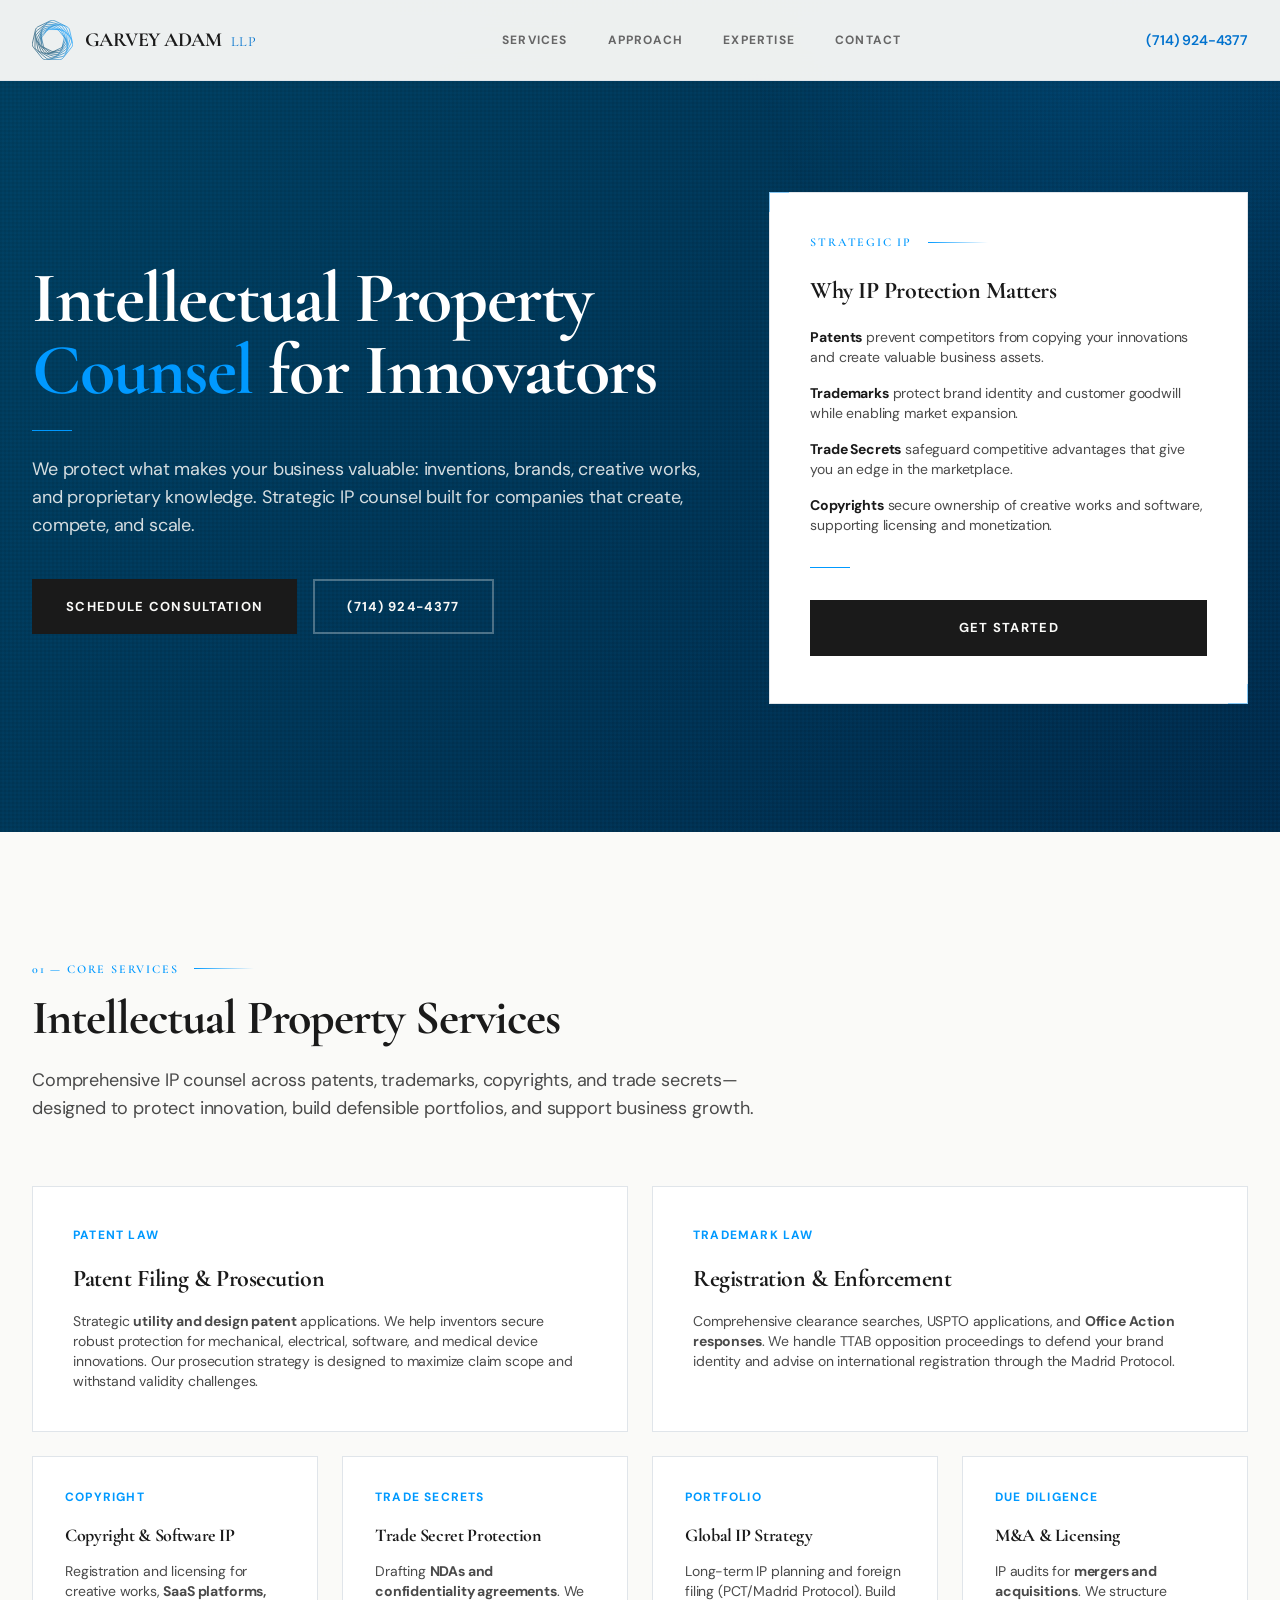
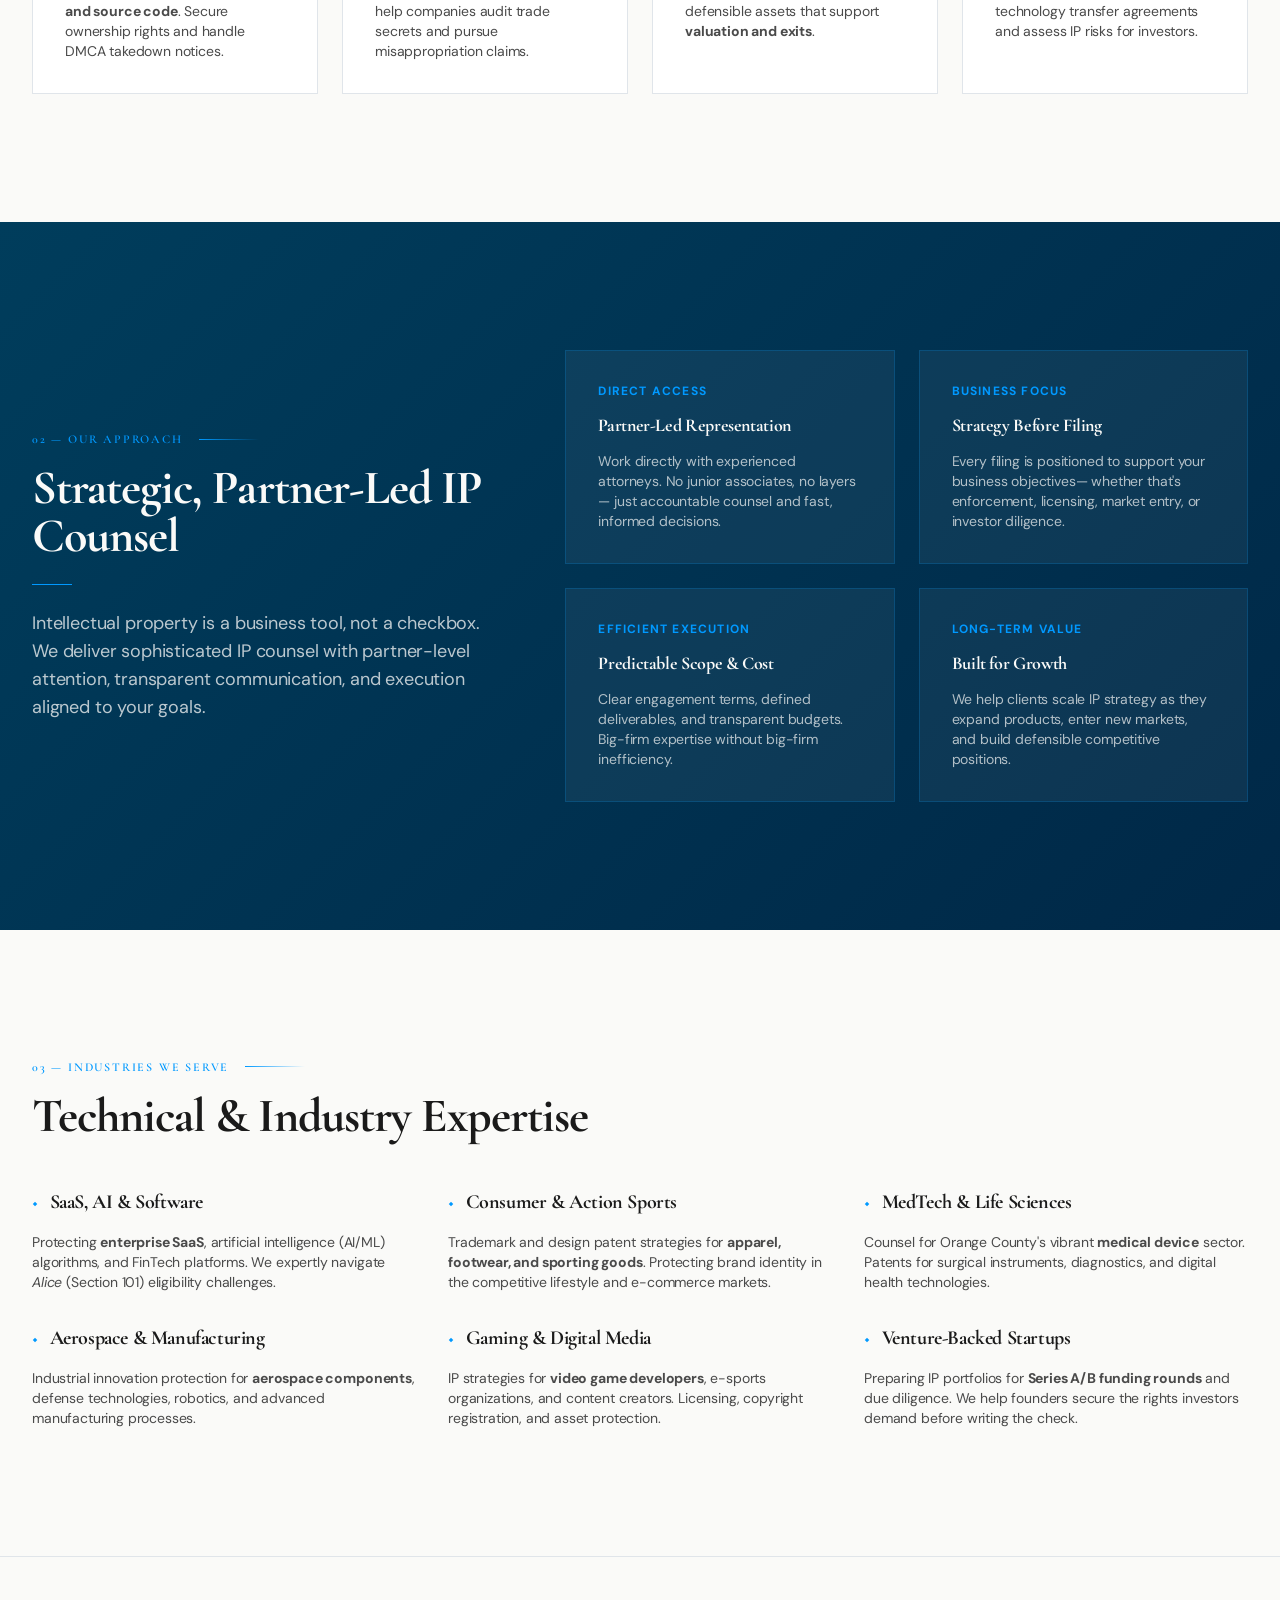
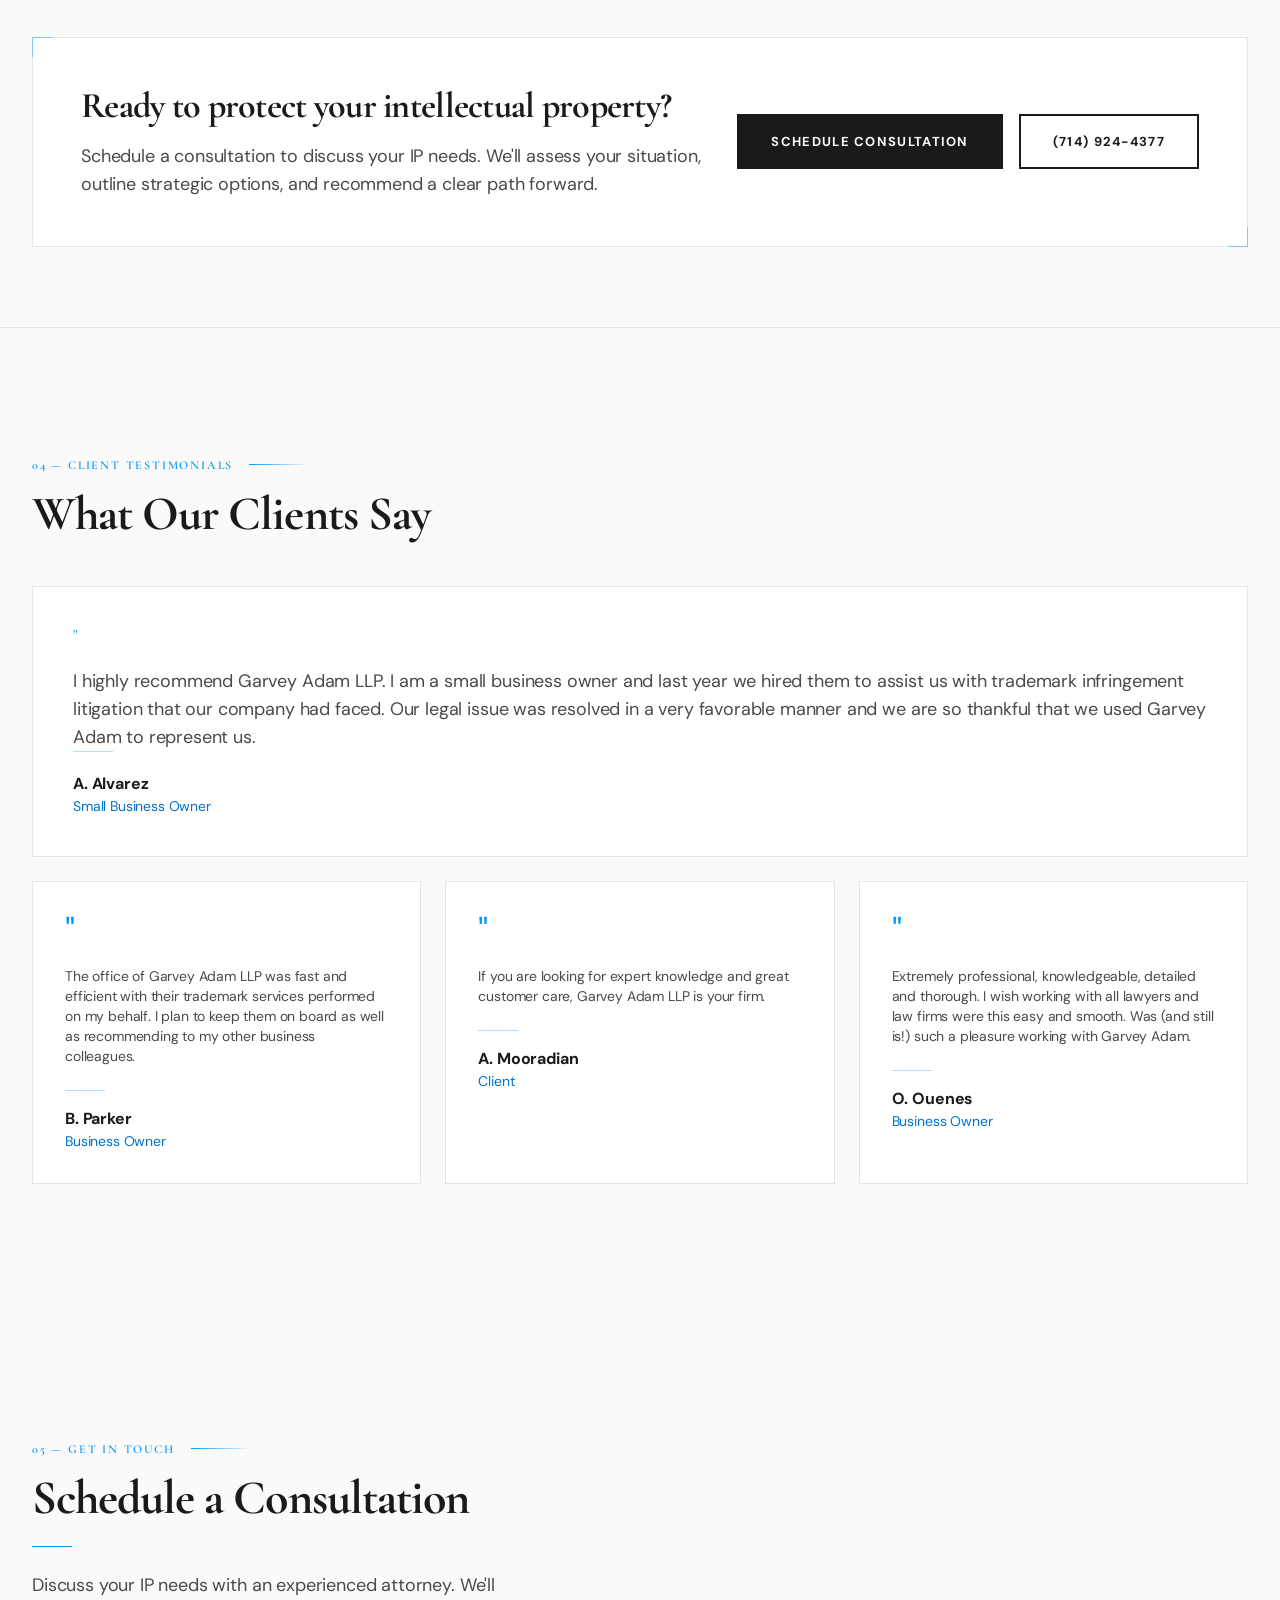
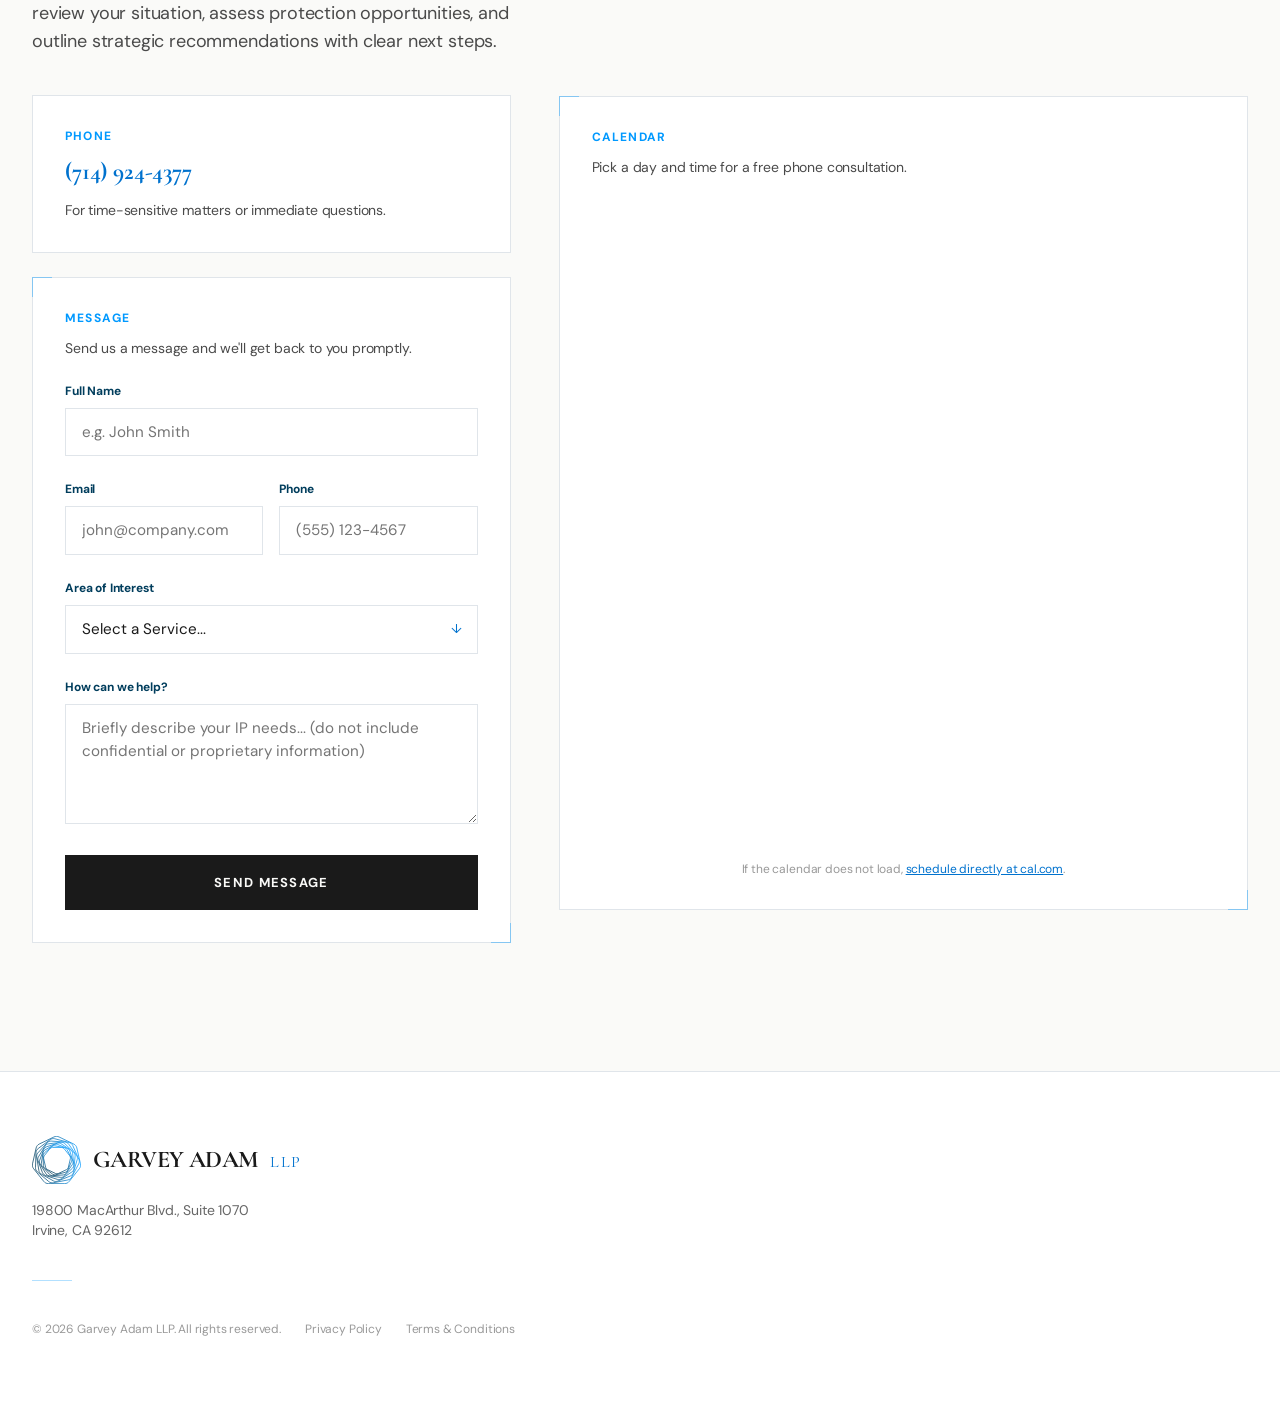
<file: index.html>
<!DOCTYPE html>
<html lang="en" class="scroll-smooth">
<head>
  <meta charset="UTF-8" />
  <meta name="viewport" content="width=device-width, initial-scale=1.0" />

  <link rel="icon" type="image/svg+xml" href="favicon.svg">
  <link rel="icon" type="image/png" href="favicon.png">
  <link rel="apple-touch-icon" sizes="180x180" href="/apple-touch-icon.png">
  <link rel="manifest" href="/site.webmanifest">

  <title>Garvey Adam LLP | Intellectual Property Counsel</title>
  <meta name="description" content="Strategic intellectual property counsel for patents, trademarks, copyrights, and trade secrets. Protecting innovation for forward-thinking companies." />
  <meta name="robots" content="index,follow" />
  <link rel="canonical" href="https://garveyadam.com/" />

  <meta property="og:type" content="website" />
  <meta property="og:title" content="Garvey Adam LLP | Intellectual Property Counsel" />
  <meta property="og:description" content="Strategic intellectual property counsel for patents, trademarks, copyrights, and trade secrets." />
  <meta property="og:url" content="https://garveyadam.com/" />
  <meta property="og:image" content="https://garveyadam.com/og.jpg" />

  <meta name="twitter:card" content="summary_large_image" />
  <meta name="twitter:title" content="Garvey Adam LLP | Intellectual Property Counsel" />
  <meta name="twitter:description" content="Strategic intellectual property counsel for patents, trademarks, copyrights, and trade secrets." />
  <meta name="twitter:image" content="https://garveyadam.com/og.jpg" />

  <link rel="preconnect" href="https://fonts.googleapis.com">
  <link rel="preconnect" href="https://fonts.gstatic.com" crossorigin>
  <link rel="preconnect" href="https://app.cal.com">
  <link rel="dns-prefetch" href="https://formspree.io">

  <!-- Headline serif: swap — visual impact warrants brief fallback period -->
  <link href="https://fonts.googleapis.com/css2?family=Cormorant+Garamond:wght@700&display=swap" rel="stylesheet">
  <!-- Body sans-serif: optional — no layout shift; uses system font if not cached -->
  <link href="https://fonts.googleapis.com/css2?family=DM+Sans:wght@400;500;700&display=optional" rel="stylesheet">
  
  <link rel="stylesheet" href="style.css">

  <script type="application/ld+json">
  {
    "@context": "https://schema.org",
    "@type": "LegalService",
    "name": "Garvey Adam LLP",
    "url": "https://garveyadam.com/",
    "telephone": "+1-714-924-4377",
    "address": {
      "@type": "PostalAddress",
      "streetAddress": "19800 MacArthur Blvd., Ste. 1070",
      "addressLocality": "Irvine",
      "addressRegion": "CA",
      "postalCode": "92612",
      "addressCountry": "US"
    },
    "areaServed": "US",
    "description": "Strategic intellectual property counsel for patents, trademarks, copyrights, and trade secrets.",
    "serviceType": [
      "Patent prosecution and strategy",
      "Trademark clearance and registration",
      "Copyright protection",
      "Trade secret counseling",
      "IP portfolio management"
    ]
  }
  </script>
</head>

<body>
  <a href="#main" class="skip-link">Skip to content</a>

  <!-- Sticky Navigation -->
  <nav class="fixed inset-x-0 top-0 z-50 sticky-nav">
    <div class="max-w-7xl mx-auto px-5 sm:px-8 py-5 flex items-center justify-between gap-6">
      <a href="#top" class="nav-logo-link flex items-center gap-3" aria-label="Garvey Adam LLP Home">
        <img src="logo-branded.svg" alt="Garvey Adam LLP" class="h-10 w-auto" width="41" height="40" fetchpriority="high" />
        <div class="leading-none">
          <span class="text-xl font-bold tracking-tight" style="font-family: var(--font-serif);">GARVEY ADAM</span>
          <span class="text-sm tracking-widest ml-1.5" style="color: var(--primary-blue); font-family: var(--font-serif);">LLP</span>
        </div>
      </a>

      <!-- Desktop nav links -->
      <div class="hidden lg:flex items-center gap-10 text-xs font-bold uppercase tracking-widest text-subdued">
        <a href="#services" class="nav-link-animated hover:text-black transition-colors">Services</a>
        <a href="#approach" class="nav-link-animated hover:text-black transition-colors">Approach</a>
        <a href="#expertise" class="nav-link-animated hover:text-black transition-colors">Expertise</a>
        <a href="#contact" class="nav-link-animated hover:text-black transition-colors">Contact</a>
      </div>

      <!-- Right: phone + hamburger -->
      <div class="flex items-center gap-3">
        <a href="tel:7149244377" class="hidden sm:inline text-sm font-semibold hover:text-black transition-colors" style="color: var(--primary-blue);">
          (714) 924-4377
        </a>
        <button
          id="menu-toggle"
          class="hamburger-btn lg:hidden"
          aria-expanded="false"
          aria-controls="mobile-menu"
          aria-label="Open navigation menu">
          <span class="hamburger-bar"></span>
          <span class="hamburger-bar"></span>
          <span class="hamburger-bar"></span>
        </button>
      </div>
    </div>

    <!-- Mobile menu drawer -->
    <div id="mobile-menu" class="mobile-menu lg:hidden" aria-hidden="true">
      <div class="max-w-7xl mx-auto px-5 sm:px-8 py-4">
        <nav aria-label="Mobile navigation">
          <a href="#services" class="mobile-nav-link">Services</a>
          <a href="#approach" class="mobile-nav-link">Approach</a>
          <a href="#expertise" class="mobile-nav-link">Expertise</a>
          <a href="#contact" class="mobile-nav-link">Contact</a>
        </nav>
        <div class="py-5 flex flex-col gap-3">
          <a href="tel:7149244377" class="mobile-nav-phone">(714) 924-4377</a>
          <a href="#contact" class="btn-primary text-center">
            <span>Schedule Consultation</span>
          </a>
        </div>
      </div>
    </div>
  </nav>

  <!-- Hero -->
  <header id="top" class="hero-pattern pt-40 sm:pt-48 pb-24 sm:pb-32">
    <div class="max-w-7xl mx-auto px-5 sm:px-8">
      <div class="grid lg:grid-cols-12 gap-12 items-center">
        <div class="lg:col-span-7">
          <h1 class="text-5xl sm:text-6xl lg:text-7xl text-white leading-[1.1] animate-in">
            Intellectual Property <span style="color: var(--accent-blue);">Counsel</span> for Innovators
          </h1>

          <div class="detail-line animate-in animate-delay-2" style="background: var(--accent-blue);" aria-hidden="true"></div>

          <p class="mt-6 text-lg leading-relaxed max-w-2xl animate-in animate-delay-2" style="color: rgba(250, 250, 248, 0.85);">
            We protect what makes your business valuable: inventions, brands, creative works, and proprietary knowledge.
            Strategic IP counsel built for companies that create, compete, and scale.
          </p>

          <div class="mt-10 flex flex-col sm:flex-row gap-4 animate-in animate-delay-3">
            <a href="#contact" class="btn-primary text-center">
              <span>Schedule Consultation</span>
            </a>
            <a href="tel:7149244377" class="btn-secondary text-center" style="border-color: rgba(250, 250, 248, 0.3); color: var(--off-white);">
              (714) 924-4377
            </a>
          </div>
        </div>

        <aside class="lg:col-span-5 animate-in animate-delay-3">
          <div class="card p-10 relative">
            <div class="corner-accent top-left" aria-hidden="true"></div>
            <div class="corner-accent bottom-right" aria-hidden="true"></div>

            <div class="section-number" style="margin-bottom: 1.5rem;">Strategic IP</div>

            <h2 class="text-2xl mb-5" style="color: var(--charcoal);">Why IP Protection Matters</h2>

            <div class="space-y-4 text-sm leading-relaxed text-muted">
              <p>
                <strong style="color: var(--charcoal);">Patents</strong> prevent competitors from copying your innovations and create valuable business assets.
              </p>
              <p>
                <strong style="color: var(--charcoal);">Trademarks</strong> protect brand identity and customer goodwill while enabling market expansion.
              </p>
              <p>
                <strong style="color: var(--charcoal);">Trade Secrets</strong> safeguard competitive advantages that give you an edge in the marketplace.
              </p>
              <p>
                <strong style="color: var(--charcoal);">Copyrights</strong> secure ownership of creative works and software, supporting licensing and monetization.
              </p>
            </div>

            <div class="detail-line" style="margin: 2rem 0;" aria-hidden="true"></div>

            <a href="#contact" class="btn-primary w-full text-center">
              <span>Get Started</span>
            </a>
          </div>
        </aside>
      </div>
    </div>
  </header>

  <main id="main">
    <!-- Services -->
    <section id="services" class="py-24 sm:py-32">
      <div class="max-w-7xl mx-auto px-5 sm:px-8">
        <div class="max-w-3xl">
          <div class="section-number">01 — Core Services</div>
          <h2 class="text-4xl sm:text-5xl mb-6">Intellectual Property Services</h2>
          <p class="text-lg leading-relaxed text-muted">
            Comprehensive IP counsel across patents, trademarks, copyrights, and trade secrets—
            designed to protect innovation, build defensible portfolios, and support business growth.
          </p>
        </div>

        <div class="mt-16 grid sm:grid-cols-2 lg:grid-cols-12 gap-6">

          <!-- Primary services — wide format -->
          <div class="card card-hover p-10 relative lg:col-span-6">
            <div class="text-xs font-bold tracking-widest mb-5" style="color: var(--accent-blue);">PATENT LAW</div>
            <h3 class="text-2xl mb-4">Patent Filing & Prosecution</h3>
            <p class="text-sm leading-relaxed text-muted">
              Strategic <strong>utility and design patent</strong> applications. We help inventors
              secure robust protection for mechanical, electrical, software, and medical device innovations.
              Our prosecution strategy is designed to maximize claim scope and withstand validity challenges.
            </p>
          </div>

          <div class="card card-hover p-10 relative lg:col-span-6">
            <div class="text-xs font-bold tracking-widest mb-5" style="color: var(--accent-blue);">TRADEMARK LAW</div>
            <h3 class="text-2xl mb-4">Registration & Enforcement</h3>
            <p class="text-sm leading-relaxed text-muted">
              Comprehensive clearance searches, USPTO applications, and <strong>Office Action responses</strong>.
              We handle TTAB opposition proceedings to defend your brand identity and advise on
              international registration through the Madrid Protocol.
            </p>
          </div>

          <!-- Supporting services — compact -->
          <div class="card card-hover p-8 relative lg:col-span-3">
            <div class="text-xs font-bold tracking-widest mb-4" style="color: var(--accent-blue);">COPYRIGHT</div>
            <h3 class="text-lg mb-3">Copyright & Software IP</h3>
            <p class="text-sm leading-relaxed text-muted">
              Registration and licensing for creative works, <strong>SaaS platforms, and source code</strong>.
              Secure ownership rights and handle DMCA takedown notices.
            </p>
          </div>

          <div class="card card-hover p-8 relative lg:col-span-3">
            <div class="text-xs font-bold tracking-widest mb-4" style="color: var(--accent-blue);">TRADE SECRETS</div>
            <h3 class="text-lg mb-3">Trade Secret Protection</h3>
            <p class="text-sm leading-relaxed text-muted">
              Drafting <strong>NDAs and confidentiality agreements</strong>.
              We help companies audit trade secrets and pursue misappropriation claims.
            </p>
          </div>

          <div class="card card-hover p-8 relative lg:col-span-3">
            <div class="text-xs font-bold tracking-widest mb-4" style="color: var(--accent-blue);">PORTFOLIO</div>
            <h3 class="text-lg mb-3">Global IP Strategy</h3>
            <p class="text-sm leading-relaxed text-muted">
              Long-term IP planning and foreign filing (PCT/Madrid Protocol).
              Build defensible assets that support <strong>valuation and exits</strong>.
            </p>
          </div>

          <div class="card card-hover p-8 relative lg:col-span-3">
            <div class="text-xs font-bold tracking-widest mb-4" style="color: var(--accent-blue);">DUE DILIGENCE</div>
            <h3 class="text-lg mb-3">M&amp;A &amp; Licensing</h3>
            <p class="text-sm leading-relaxed text-muted">
              IP audits for <strong>mergers and acquisitions</strong>. We structure technology
              transfer agreements and assess IP risks for investors.
            </p>
          </div>
        </div>
      </div>
    </section>

    <!-- Approach -->
    <section id="approach" class="py-24 sm:py-32" style="background: linear-gradient(135deg, var(--navy-blue) 0%, var(--navy-dark) 100%); color: var(--off-white);">
      <div class="max-w-7xl mx-auto px-5 sm:px-8">
        <div class="grid lg:grid-cols-12 gap-16 items-center">
          <div class="lg:col-span-5">
            <div class="section-number" style="color: var(--accent-blue);">02 — Our Approach</div>
            <h2 class="text-4xl sm:text-5xl mb-6" style="color: var(--off-white);">Strategic, Partner-Led IP Counsel</h2>
            <div class="detail-line" aria-hidden="true"></div>
            <p class="mt-6 text-lg leading-relaxed" style="color: rgba(250, 250, 248, 0.75);">
              Intellectual property is a business tool, not a checkbox. We deliver sophisticated IP counsel
              with partner-level attention, transparent communication, and execution aligned to your goals.
            </p>
          </div>

          <div class="lg:col-span-7 grid sm:grid-cols-2 gap-6">
            <div class="card p-8" style="background: rgba(250, 250, 248, 0.05); border-color: rgba(0, 153, 255, 0.2);">
              <div class="text-xs font-bold tracking-widest mb-3" style="color: var(--accent-blue);">DIRECT ACCESS</div>
              <h3 class="text-lg mb-3" style="color: var(--off-white);">Partner-Led Representation</h3>
              <p class="text-sm leading-relaxed" style="color: rgba(250, 250, 248, 0.7);">
                Work directly with experienced attorneys. No junior associates, no layers—
                just accountable counsel and fast, informed decisions.
              </p>
            </div>

            <div class="card p-8" style="background: rgba(250, 250, 248, 0.05); border-color: rgba(0, 153, 255, 0.2);">
              <div class="text-xs font-bold tracking-widest mb-3" style="color: var(--accent-blue);">BUSINESS FOCUS</div>
              <h3 class="text-lg mb-3" style="color: var(--off-white);">Strategy Before Filing</h3>
              <p class="text-sm leading-relaxed" style="color: rgba(250, 250, 248, 0.7);">
                Every filing is positioned to support your business objectives—
                whether that's enforcement, licensing, market entry, or investor diligence.
              </p>
            </div>

            <div class="card p-8" style="background: rgba(250, 250, 248, 0.05); border-color: rgba(0, 153, 255, 0.2);">
              <div class="text-xs font-bold tracking-widest mb-3" style="color: var(--accent-blue);">EFFICIENT EXECUTION</div>
              <h3 class="text-lg mb-3" style="color: var(--off-white);">Predictable Scope & Cost</h3>
              <p class="text-sm leading-relaxed" style="color: rgba(250, 250, 248, 0.7);">
                Clear engagement terms, defined deliverables, and transparent budgets.
                Big-firm expertise without big-firm inefficiency.
              </p>
            </div>

            <div class="card p-8" style="background: rgba(250, 250, 248, 0.05); border-color: rgba(0, 153, 255, 0.2);">
              <div class="text-xs font-bold tracking-widest mb-3" style="color: var(--accent-blue);">LONG-TERM VALUE</div>
              <h3 class="text-lg mb-3" style="color: var(--off-white);">Built for Growth</h3>
              <p class="text-sm leading-relaxed" style="color: rgba(250, 250, 248, 0.7);">
                We help clients scale IP strategy as they expand products,
                enter new markets, and build defensible competitive positions.
              </p>
            </div>
          </div>
        </div>
      </div>
    </section>

    <!-- Expertise -->
    <section id="expertise" class="py-24 sm:py-32">
      <div class="max-w-7xl mx-auto px-5 sm:px-8">
        <div class="section-number">03 — Industries We Serve</div>
        <h2 class="text-4xl sm:text-5xl mb-12">Technical & Industry Expertise</h2>

        <div class="grid lg:grid-cols-3 gap-8">
          <div>
            <h3 class="text-xl mb-4 flex items-center gap-3">
              <span style="color: var(--accent-blue);">◆</span>
              SaaS, AI & Software
            </h3>
            <p class="text-sm leading-relaxed text-muted">
              Protecting <strong>enterprise SaaS</strong>, artificial intelligence (AI/ML) algorithms, 
              and FinTech platforms. We expertly navigate <em>Alice</em> (Section 101) eligibility challenges.
            </p>
          </div>

          <div>
            <h3 class="text-xl mb-4 flex items-center gap-3">
              <span style="color: var(--accent-blue);">◆</span>
              Consumer & Action Sports
            </h3>
            <p class="text-sm leading-relaxed text-muted">
              Trademark and design patent strategies for <strong>apparel, footwear, and sporting goods</strong>. 
              Protecting brand identity in the competitive lifestyle and e-commerce markets.
            </p>
          </div>

          <div>
            <h3 class="text-xl mb-4 flex items-center gap-3">
              <span style="color: var(--accent-blue);">◆</span>
              MedTech & Life Sciences
            </h3>
            <p class="text-sm leading-relaxed text-muted">
              Counsel for Orange County's vibrant <strong>medical device</strong> sector. 
              Patents for surgical instruments, diagnostics, and digital health technologies.
            </p>
          </div>

          <div>
            <h3 class="text-xl mb-4 flex items-center gap-3">
              <span style="color: var(--accent-blue);">◆</span>
              Aerospace & Manufacturing
            </h3>
            <p class="text-sm leading-relaxed text-muted">
              Industrial innovation protection for <strong>aerospace components</strong>, 
              defense technologies, robotics, and advanced manufacturing processes.
            </p>
          </div>

          <div>
            <h3 class="text-xl mb-4 flex items-center gap-3">
              <span style="color: var(--accent-blue);">◆</span>
              Gaming & Digital Media
            </h3>
            <p class="text-sm leading-relaxed text-muted">
              IP strategies for <strong>video game developers</strong>, e-sports organizations, 
              and content creators. Licensing, copyright registration, and asset protection.
            </p>
          </div>

          <div>
            <h3 class="text-xl mb-4 flex items-center gap-3">
              <span style="color: var(--accent-blue);">◆</span>
              Venture-Backed Startups
            </h3>
            <p class="text-sm leading-relaxed text-muted">
              Preparing IP portfolios for <strong>Series A/B funding rounds</strong> and due diligence. 
              We help founders secure the rights investors demand before writing the check.
            </p>
          </div>
        </div>
      </div>
    </section>

    <!-- Process CTA -->
    <section class="py-12 sm:py-20 border-y" style="border-color: var(--border-light);">
      <div class="max-w-7xl mx-auto px-5 sm:px-8">
        <div class="card p-6 sm:p-8 lg:p-12 flex flex-col lg:flex-row items-center justify-between gap-6 lg:gap-8 relative">
          <div class="corner-accent top-left" aria-hidden="true"></div>
          <div class="corner-accent bottom-right" aria-hidden="true"></div>

          <div class="max-w-2xl">
            <h2 class="text-3xl sm:text-4xl mb-4">Ready to protect your intellectual property?</h2>
            <p class="text-lg text-muted">
              Schedule a consultation to discuss your IP needs. We'll assess your situation,
              outline strategic options, and recommend a clear path forward.
            </p>
          </div>

          <div class="flex flex-col sm:flex-row gap-4 w-full lg:w-auto shrink-0">
            <a href="#contact" class="btn-primary text-center whitespace-nowrap">
              <span>Schedule Consultation</span>
            </a>
            <a href="tel:7149244377" class="btn-secondary text-center whitespace-nowrap">
              (714) 924-4377
            </a>
          </div>
        </div>
      </div>
    </section>

    <!-- Client Testimonials -->
    <section class="py-24 sm:py-32">
      <div class="max-w-7xl mx-auto px-5 sm:px-8">
        <div class="section-number">04 — Client Testimonials</div>
        <h2 class="text-4xl sm:text-5xl mb-12">What Our Clients Say</h2>

        <!-- Featured testimonial — full width -->
        <figure class="card p-10 mb-6">
          <div class="text-6xl mb-6" style="color: var(--accent-blue); line-height: 1; font-family: var(--font-serif);" aria-hidden="true">"</div>
          <blockquote>
            <p class="text-lg leading-relaxed mb-8 text-muted">
              I highly recommend Garvey Adam LLP. I am a small business owner and last year we hired them to assist us with trademark infringement litigation that our company had faced. Our legal issue was resolved in a very favorable manner and we are so thankful that we used Garvey Adam to represent us.
            </p>
          </blockquote>
          <div class="detail-line" style="margin: 0 0 1.25rem; opacity: 0.3;" aria-hidden="true"></div>
          <figcaption>
            <div class="font-bold" style="color: var(--charcoal);">A. Alvarez</div>
            <div class="text-sm" style="color: var(--primary-blue);">Small Business Owner</div>
          </figcaption>
        </figure>

        <!-- Compact testimonials — three columns -->
        <div class="grid md:grid-cols-3 gap-6">
          <figure class="card p-8">
            <div class="text-4xl mb-4" style="color: var(--accent-blue); line-height: 1;" aria-hidden="true">"</div>
            <blockquote>
              <p class="text-sm leading-relaxed mb-6 text-muted">
                The office of Garvey Adam LLP was fast and efficient with their trademark services performed on my behalf. I plan to keep them on board as well as recommending to my other business colleagues.
              </p>
            </blockquote>
            <div class="detail-line" style="margin: 0 0 1rem; opacity: 0.3;" aria-hidden="true"></div>
            <figcaption>
              <div class="font-bold" style="color: var(--charcoal);">B. Parker</div>
              <div class="text-sm" style="color: var(--primary-blue);">Business Owner</div>
            </figcaption>
          </figure>

          <figure class="card p-8">
            <div class="text-4xl mb-4" style="color: var(--accent-blue); line-height: 1;" aria-hidden="true">"</div>
            <blockquote>
              <p class="text-sm leading-relaxed mb-6 text-muted">
                If you are looking for expert knowledge and great customer care, Garvey Adam LLP is your firm.
              </p>
            </blockquote>
            <div class="detail-line" style="margin: 0 0 1rem; opacity: 0.3;" aria-hidden="true"></div>
            <figcaption>
              <div class="font-bold" style="color: var(--charcoal);">A. Mooradian</div>
              <div class="text-sm" style="color: var(--primary-blue);">Client</div>
            </figcaption>
          </figure>

          <figure class="card p-8">
            <div class="text-4xl mb-4" style="color: var(--accent-blue); line-height: 1;" aria-hidden="true">"</div>
            <blockquote>
              <p class="text-sm leading-relaxed mb-6 text-muted">
                Extremely professional, knowledgeable, detailed and thorough. I wish working with all lawyers and law firms were this easy and smooth. Was (and still is!) such a pleasure working with Garvey Adam.
              </p>
            </blockquote>
            <div class="detail-line" style="margin: 0 0 1rem; opacity: 0.3;" aria-hidden="true"></div>
            <figcaption>
              <div class="font-bold" style="color: var(--charcoal);">O. Ouenes</div>
              <div class="text-sm" style="color: var(--primary-blue);">Business Owner</div>
            </figcaption>
          </figure>
        </div>
      </div>
    </section>

    <!-- Contact -->
    <section id="contact" class="py-24 sm:py-32" style="background-color: var(--off-white);">
      <div class="max-w-7xl mx-auto px-5 sm:px-8">
        <div class="grid lg:grid-cols-12 gap-12 items-start">
          <div class="lg:col-span-5">
            <div class="section-number">05 — Get In Touch</div>
            <h2 class="text-4xl sm:text-5xl mb-6">Schedule a Consultation</h2>
            <div class="detail-line" aria-hidden="true"></div>
            <p class="mt-6 text-lg leading-relaxed text-muted">
              Discuss your IP needs with an experienced attorney. We'll review your situation,
              assess protection opportunities, and outline strategic recommendations with clear next steps.
            </p>

            <div class="mt-10 space-y-6">
              <div class="card p-8">
                <div class="text-xs font-bold tracking-widest mb-3" style="color: var(--accent-blue);">PHONE</div>
                <a class="text-2xl font-bold hover:text-black transition-colors"
                   style="color: var(--primary-blue); font-family: var(--font-serif);"
                   href="tel:7149244377">
                  (714) 924-4377
                </a>
                <p class="mt-3 text-sm text-muted">
                  For time-sensitive matters or immediate questions.
                </p>
              </div>

              <div class="card p-8 relative">
  <div class="corner-accent top-left" aria-hidden="true"></div>
  <div class="corner-accent bottom-right" aria-hidden="true"></div>

  <div class="text-xs font-bold tracking-widest mb-3" style="color: var(--accent-blue);">MESSAGE</div>
  <p class="text-sm mb-6 text-muted">
    Send us a message and we'll get back to you promptly.
  </p>

  <div id="contact-form-container">
    <form id="contact-form" action="https://formspree.io/f/mjgrpnpv" method="POST">
      
      <div class="form-group">
        <label for="name" class="form-label">Full Name</label>
        <input type="text" id="name" name="name" class="form-input" placeholder="e.g. John Smith" autocomplete="name" required>
      </div>

      <div class="grid grid-cols-1 sm:grid-cols-2 gap-4">
        <div class="form-group">
          <label for="email" class="form-label">Email</label>
          <input type="email" id="email" name="email" class="form-input" placeholder="john@company.com" autocomplete="email" required>
        </div>
        <div class="form-group">
          <label for="phone" class="form-label">Phone</label>
          <input type="tel" id="phone" name="phone" class="form-input" placeholder="(555) 123-4567" autocomplete="tel">
        </div>
      </div>

      <div class="form-group">
        <label for="service" class="form-label">Area of Interest</label>
        <div class="select-wrapper">
          <select id="service" name="service" class="form-select">
            <option value="" disabled selected>Select a Service...</option>
            <option value="patent">Patent Filing & Prosecution</option>
            <option value="trademark">Trademark Registration</option>
            <option value="litigation">IP Litigation / Dispute</option>
            <option value="contract">Licensing / Contracts</option>
            <option value="other">Other Inquiry</option>
          </select>
        </div>
      </div>

      <div class="form-group">
        <label for="message" class="form-label">How can we help?</label>
        <textarea id="message" name="message" class="form-textarea" placeholder="Briefly describe your IP needs... (do not include confidential or proprietary information)"></textarea>
      </div>

      <button type="submit" id="submit-btn" class="btn-primary w-full text-center">
        <span id="btn-text">Send Message</span>
      </button>
      <p id="form-status" class="mt-4 text-sm text-center hidden" style="color: var(--error);"></p>
    </form>

    <div id="success-message" class="hidden text-center py-10 animate-in">
      <svg class="checkmark-svg" viewBox="0 0 50 50" aria-hidden="true">
        <circle class="checkmark-circle" cx="25" cy="25" r="24"/>
        <polyline class="checkmark-check" points="14,26 21,33 36,18"/>
      </svg>
      <h3 class="text-2xl mb-4" style="color: var(--primary-blue);">Message Sent!</h3>
      <p class="text-muted mb-6">Thank you for contacting Garvey Adam LLP. We have received your inquiry and will get back to you shortly.</p>
      <button onclick="location.reload()" class="btn-secondary text-sm">Send Another</button>
    </div>
  </div>

  <script>
    const form = document.getElementById("contact-form");
    const container = document.getElementById("contact-form-container");
    const successMessage = document.getElementById("success-message");
    const submitBtn = document.getElementById("submit-btn");
    const btnText = document.getElementById("btn-text");
    const status = document.getElementById("form-status");

    async function handleSubmit(event) {
      event.preventDefault();
      
      const data = new FormData(event.target);
      
      // Update button state
      btnText.innerText = "Sending...";
      submitBtn.disabled = true;
      submitBtn.style.opacity = "0.7";
      submitBtn.style.cursor = "not-allowed";

      try {
        const response = await fetch(event.target.action, {
          method: form.method,
          body: data,
          headers: {
            'Accept': 'application/json'
          }
        });

        if (response.ok) {
          // Success: Hide form, show success message
          form.style.display = "none";
          successMessage.classList.remove("hidden");
          form.reset();
        } else {
          // Error handling
          const jsonData = await response.json();
          status.classList.remove("hidden");
          
          if (Object.hasOwn(jsonData, 'errors')) {
            status.innerText = jsonData["errors"].map(error => error["message"]).join(", ");
          } else {
            status.innerText = "Oops! There was a problem submitting your form.";
          }
          
          // Reset button state
          btnText.innerText = "Send Message";
          submitBtn.disabled = false;
          submitBtn.style.opacity = "1";
          submitBtn.style.cursor = "pointer";
        }
      } catch (error) {
        status.classList.remove("hidden");
        status.innerText = "Oops! There was a problem submitting your form.";
        
        // Reset button state
        btnText.innerText = "Send Message";
        submitBtn.disabled = false;
        submitBtn.style.opacity = "1";
        submitBtn.style.cursor = "pointer";
      }
    }

    form.addEventListener("submit", handleSubmit);
  </script>
</div>
            </div>
          </div>

          <div class="lg:col-span-7">
            <div class="card p-8 relative mt-10 lg:mt-64">
              <div class="corner-accent top-left" aria-hidden="true"></div>
              <div class="corner-accent bottom-right" aria-hidden="true"></div>

              <div class="text-xs font-bold tracking-widest mb-3" style="color: var(--accent-blue);">CALENDAR</div>
              <p class="text-sm mb-6 text-muted">
                Pick a day and time for a free phone consultation.
              </p>

              <!-- Cal inline embed code begins -->
              <div class="cal-embed-frame" id="my-cal-inline-15min"></div>
              <p class="mt-4 text-xs text-center text-faint">
                If the calendar does not load, <a href="https://cal.com/garveyadam/15min" target="_blank" rel="noopener" style="color: var(--primary-blue); text-decoration: underline;">schedule directly at cal.com</a>.
              </p>
              <script type="text/javascript">
                (function (C, A, L) { let p = function (a, ar) { a.q.push(ar); }; let d = C.document; C.Cal = C.Cal || function () { let cal = C.Cal; let ar = arguments; if (!cal.loaded) { cal.ns = {}; cal.q = cal.q || []; d.head.appendChild(d.createElement("script")).src = A; cal.loaded = true; } if (ar[0] === L) { const api = function () { p(api, arguments); }; const namespace = ar[1]; api.q = api.q || []; if(typeof namespace === "string"){cal.ns[namespace] = cal.ns[namespace] || api;p(cal.ns[namespace], ar);p(cal, ["initNamespace", namespace]);} else p(cal, ar); return;} p(cal, ar); }; })(window, "https://app.cal.com/embed/embed.js", "init");
              Cal("init", "15min", {origin:"https://app.cal.com"});

                Cal.ns["15min"]("inline", {
                  elementOrSelector:"#my-cal-inline-15min",
                  config: {"layout":"month_view","useSlotsViewOnSmallScreen":"true","theme":"light"},
                  calLink: "garveyadam/15min",
                });

                Cal.ns["15min"]("ui", {"theme":"light","cssVarsPerTheme":{"light":{"cal-brand":"#0072CE"},"dark":{"cal-brand":"#fafafa"}},"hideEventTypeDetails":true,"layout":"month_view"});
                </script>
                <!-- Cal inline embed code ends -->
            </div>
          </div>
        </div>
      </div>
    </section>
  </main>

  <footer class="py-16 border-t bg-surface" style="border-color: var(--border-light);">
    <div class="max-w-7xl mx-auto px-5 sm:px-8">
      <div class="flex items-center gap-3 mb-4">
        <img src="logo-branded.svg" alt="Garvey Adam LLP" class="h-12 w-auto" width="49" height="48" loading="lazy" />
        <div class="leading-none">
          <span class="text-2xl font-bold tracking-tight" style="font-family: var(--font-serif);">GARVEY ADAM</span>
          <span class="text-base tracking-widest ml-2" style="color: var(--primary-blue); font-family: var(--font-serif);">LLP</span>
        </div>
      </div>

      <p class="text-sm mb-6 text-subdued">
        19800 MacArthur Blvd., Suite 1070<br>
        Irvine, CA 92612
      </p>

      <div class="detail-line" style="margin: 2.5rem 0; opacity: 0.3;" aria-hidden="true"></div>

      <div class="text-xs flex flex-wrap gap-6 text-faint">
        <p>
          © <span id="year"></span> Garvey Adam LLP. All rights reserved.
        </p>
        <a href="privacy-policy.html" class="hover:text-black transition-colors">Privacy Policy</a>
        <a href="terms.html" class="hover:text-black transition-colors">Terms & Conditions</a>
      </div>
    </div>
  </footer>

  <script>
    document.getElementById('year').textContent = new Date().getFullYear();
  </script>

  <script>
    (function () {
      const toggle = document.getElementById('menu-toggle');
      const menu = document.getElementById('mobile-menu');
      if (!toggle || !menu) return;

      function openMenu() {
        toggle.setAttribute('aria-expanded', 'true');
        toggle.setAttribute('aria-label', 'Close navigation menu');
        menu.setAttribute('aria-hidden', 'false');
        menu.classList.add('is-open');
      }

      function closeMenu() {
        toggle.setAttribute('aria-expanded', 'false');
        toggle.setAttribute('aria-label', 'Open navigation menu');
        menu.setAttribute('aria-hidden', 'true');
        menu.classList.remove('is-open');
      }

      toggle.addEventListener('click', function () {
        toggle.getAttribute('aria-expanded') === 'true' ? closeMenu() : openMenu();
      });

      // Close on any link click inside the menu
      menu.querySelectorAll('a').forEach(function (link) {
        link.addEventListener('click', closeMenu);
      });

      // Close on Escape key, return focus to toggle
      document.addEventListener('keydown', function (e) {
        if (e.key === 'Escape' && toggle.getAttribute('aria-expanded') === 'true') {
          closeMenu();
          toggle.focus();
        }
      });

      // Close if window resizes past lg breakpoint (1024px)
      window.addEventListener('resize', function () {
        if (window.innerWidth >= 1024) closeMenu();
      });
    })();
  </script>

  <script>
    /* Easter egg for developers */
    console.log('%c⚖ Garvey Adam LLP', 'font-size:18px;font-weight:bold;color:#0072CE;');
    console.log('%cProtecting ideas. Advancing innovation.', 'font-size:12px;color:#4A4A4A;');
    console.log('%cIntellectual property counsel · garveyadam.com', 'font-size:11px;color:#999999;');
  </script>
</body>
</html>
</file>
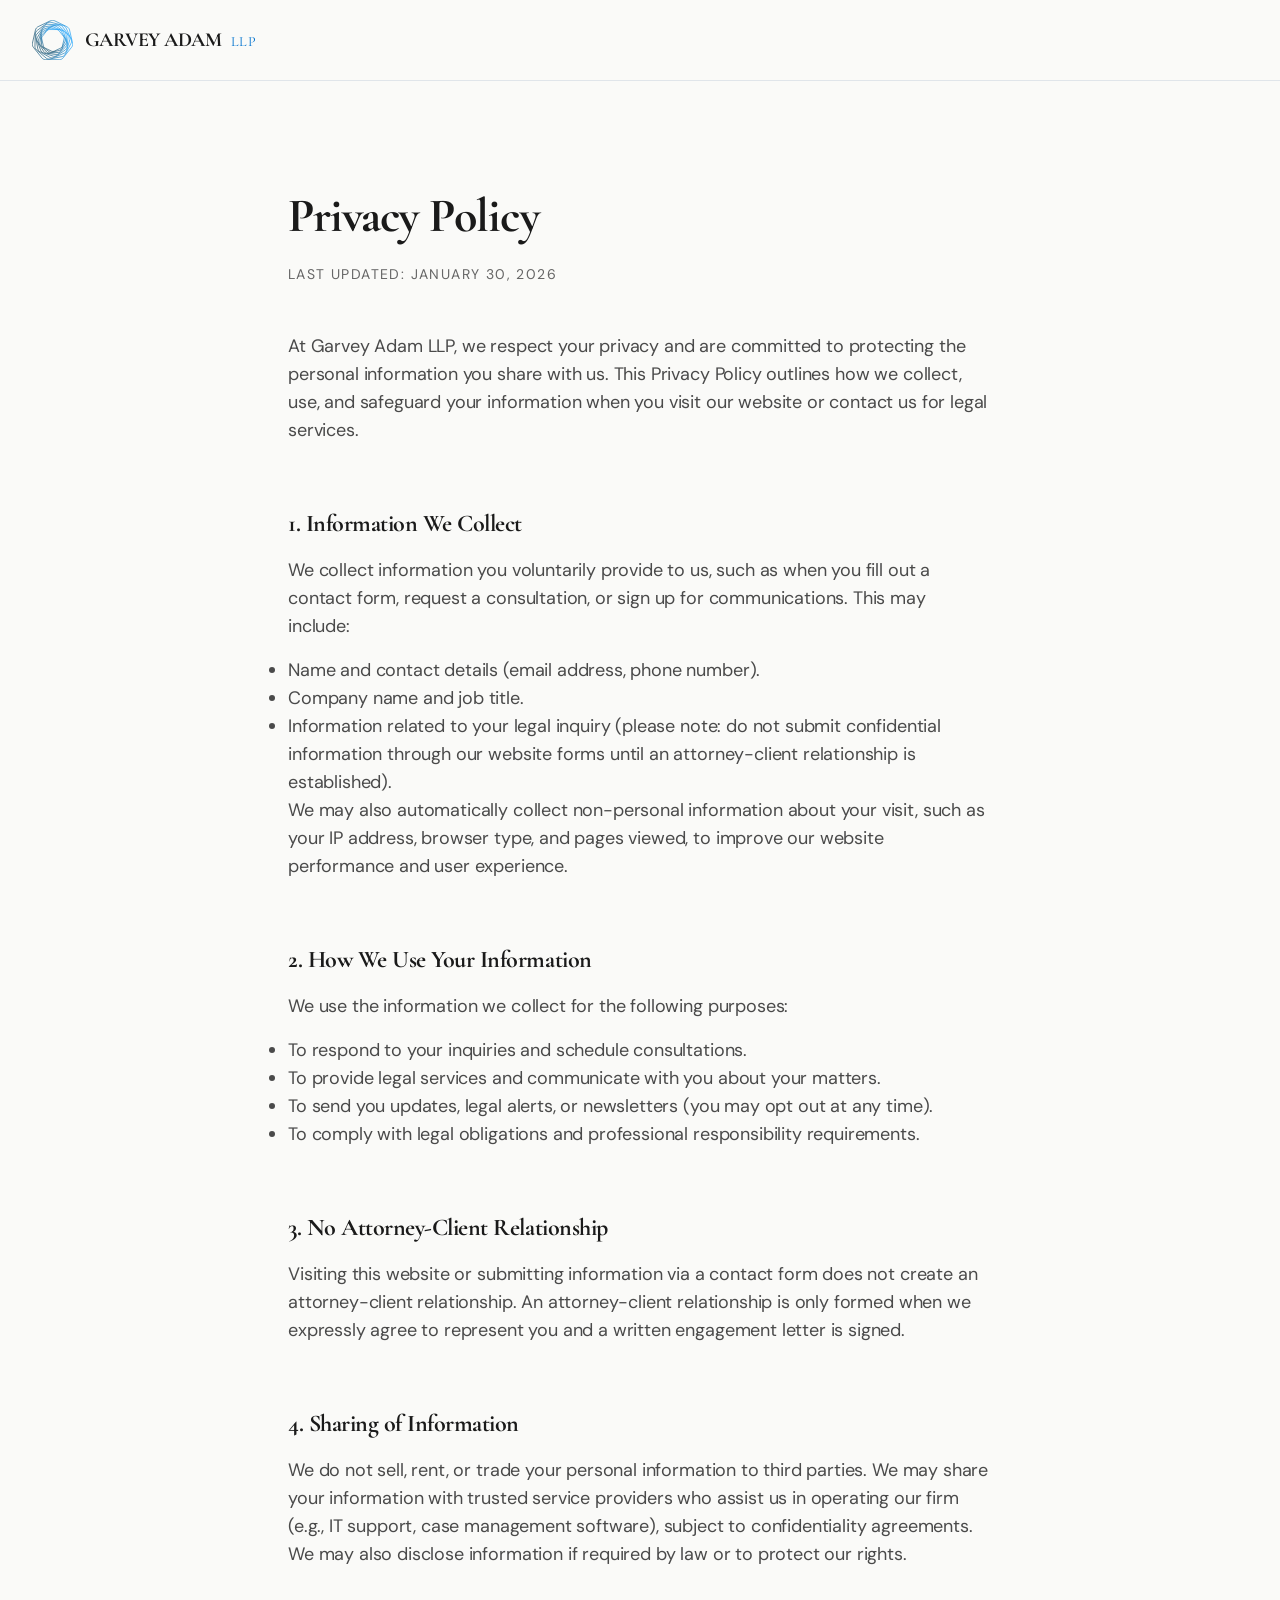
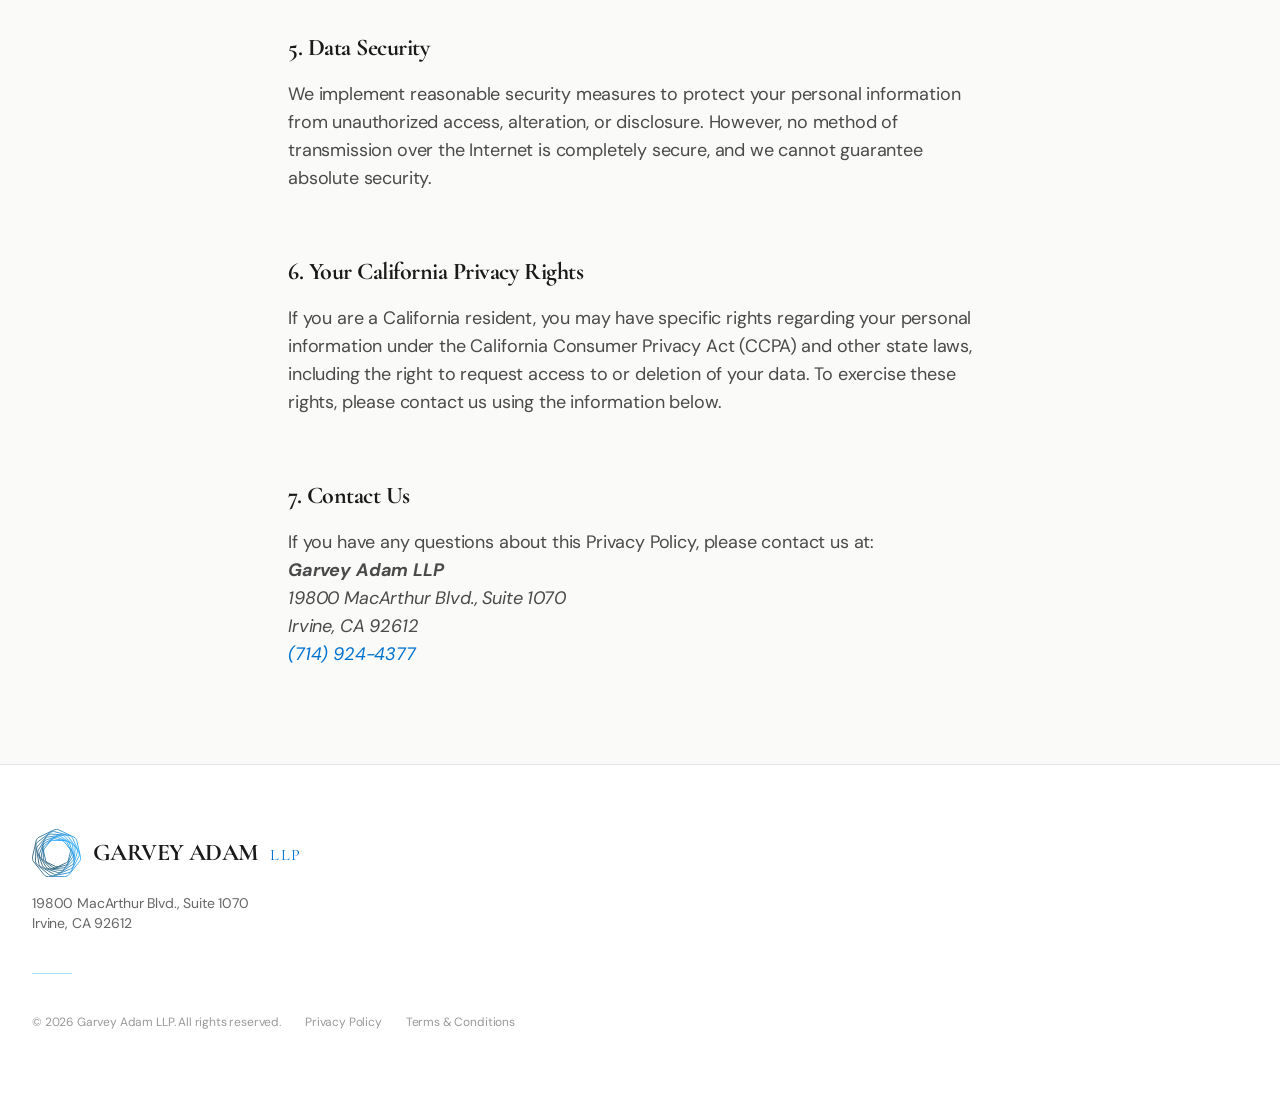
<file: privacy-policy.html>
<!DOCTYPE html>
<html lang="en" class="scroll-smooth">
<head>
  <meta charset="UTF-8" />
  <meta name="viewport" content="width=device-width, initial-scale=1.0" />

  <link rel="icon" type="image/svg+xml" href="favicon.svg">
  <link rel="icon" type="image/png" href="favicon.png">
  <link rel="apple-touch-icon" sizes="180x180" href="/apple-touch-icon.png">
  <link rel="manifest" href="/site.webmanifest">

  <title>Privacy Policy | Garvey Adam LLP</title>
  <meta name="description" content="Privacy Policy for Garvey Adam LLP. Information collection, usage, and protection practices." />
  <meta name="robots" content="index,follow" />
  <link rel="canonical" href="https://garveyadam.com/privacy-policy.html" />

  <meta property="og:type" content="website" />
  <meta property="og:title" content="Privacy Policy | Garvey Adam LLP" />
  <meta property="og:description" content="Information collection, usage, and protection practices at Garvey Adam LLP." />
  <meta property="og:url" content="https://garveyadam.com/privacy-policy.html" />
  <meta property="og:image" content="https://garveyadam.com/og.jpg" />

  <meta name="twitter:card" content="summary_large_image" />
  <meta name="twitter:title" content="Privacy Policy | Garvey Adam LLP" />
  <meta name="twitter:description" content="Information collection, usage, and protection practices at Garvey Adam LLP." />
  <meta name="twitter:image" content="https://garveyadam.com/og.jpg" />

  <link rel="preconnect" href="https://fonts.googleapis.com">
  <link rel="preconnect" href="https://fonts.gstatic.com" crossorigin>
  <link href="https://fonts.googleapis.com/css2?family=Cormorant+Garamond:wght@700&display=swap" rel="stylesheet">
  <link href="https://fonts.googleapis.com/css2?family=DM+Sans:wght@400;500;700&display=optional" rel="stylesheet">
  
  <link rel="stylesheet" href="style.css">
</head>

<body>
  <a href="#main" class="skip-link">Skip to content</a>

  <!-- Sticky Navigation (Simplified for subpage) -->
  <nav class="fixed inset-x-0 top-0 z-50 sticky-nav">
    <div class="max-w-7xl mx-auto px-5 sm:px-8 py-5 flex items-center justify-between gap-6">
      <a href="/" class="nav-logo-link flex items-center gap-3" aria-label="Garvey Adam LLP Home">
        <img src="logo-branded.svg" alt="Garvey Adam LLP" class="h-10 w-auto" width="41" height="40" fetchpriority="high" />
        <div class="leading-none">
          <span class="text-xl font-bold tracking-tight" style="font-family: var(--font-serif);">GARVEY ADAM</span>
          <span class="text-sm tracking-widest ml-1.5" style="color: var(--primary-blue); font-family: var(--font-serif);">LLP</span>
        </div>
      </a>
    </div>
  </nav>

  <main id="main" class="pt-40 sm:pt-48 pb-24">
    <div class="max-w-3xl mx-auto px-5 sm:px-8">
      
      <h1 class="text-4xl sm:text-5xl mb-6">Privacy Policy</h1>
      <p class="text-sm uppercase tracking-widest mb-12 text-subdued">Last Updated: January 30, 2026</p>

      <div class="space-y-8 text-lg leading-relaxed text-muted">
        
        <p>
          At Garvey Adam LLP, we respect your privacy and are committed to protecting the personal information you share with us. This Privacy Policy outlines how we collect, use, and safeguard your information when you visit our website or contact us for legal services.
        </p>

        <section>
          <h2 class="text-2xl font-bold mb-4 mt-16" style="color: var(--charcoal);">1. Information We Collect</h2>
          <p class="mb-4">
            We collect information you voluntarily provide to us, such as when you fill out a contact form, request a consultation, or sign up for communications. This may include:
          </p>
          <ul class="list-disc pl-5 space-y-2">
            <li>Name and contact details (email address, phone number).</li>
            <li>Company name and job title.</li>
            <li>Information related to your legal inquiry (please note: do not submit confidential information through our website forms until an attorney-client relationship is established).</li>
          </ul>
          <p class="mt-4">
            We may also automatically collect non-personal information about your visit, such as your IP address, browser type, and pages viewed, to improve our website performance and user experience.
          </p>
        </section>

        <section>
          <h2 class="text-2xl font-bold mb-4 mt-16" style="color: var(--charcoal);">2. How We Use Your Information</h2>
          <p class="mb-4">
            We use the information we collect for the following purposes:
          </p>
          <ul class="list-disc pl-5 space-y-2">
            <li>To respond to your inquiries and schedule consultations.</li>
            <li>To provide legal services and communicate with you about your matters.</li>
            <li>To send you updates, legal alerts, or newsletters (you may opt out at any time).</li>
            <li>To comply with legal obligations and professional responsibility requirements.</li>
          </ul>
        </section>

        <section>
          <h2 class="text-2xl font-bold mb-4 mt-16" style="color: var(--charcoal);">3. No Attorney-Client Relationship</h2>
          <p>
            Visiting this website or submitting information via a contact form does not create an attorney-client relationship. An attorney-client relationship is only formed when we expressly agree to represent you and a written engagement letter is signed.
          </p>
        </section>

        <section>
          <h2 class="text-2xl font-bold mb-4 mt-16" style="color: var(--charcoal);">4. Sharing of Information</h2>
          <p>
            We do not sell, rent, or trade your personal information to third parties. We may share your information with trusted service providers who assist us in operating our firm (e.g., IT support, case management software), subject to confidentiality agreements. We may also disclose information if required by law or to protect our rights.
          </p>
        </section>

        <section>
          <h2 class="text-2xl font-bold mb-4 mt-16" style="color: var(--charcoal);">5. Data Security</h2>
          <p>
            We implement reasonable security measures to protect your personal information from unauthorized access, alteration, or disclosure. However, no method of transmission over the Internet is completely secure, and we cannot guarantee absolute security.
          </p>
        </section>

        <section>
          <h2 class="text-2xl font-bold mb-4 mt-16" style="color: var(--charcoal);">6. Your California Privacy Rights</h2>
          <p>
            If you are a California resident, you may have specific rights regarding your personal information under the California Consumer Privacy Act (CCPA) and other state laws, including the right to request access to or deletion of your data. To exercise these rights, please contact us using the information below.
          </p>
        </section>

        <section>
          <h2 class="text-2xl font-bold mb-4 mt-16" style="color: var(--charcoal);">7. Contact Us</h2>
          <p>
            If you have any questions about this Privacy Policy, please contact us at:
          </p>
          <address class="mt-4 not-italic">
            <strong>Garvey Adam LLP</strong><br>
            19800 MacArthur Blvd., Suite 1070<br>
            Irvine, CA 92612<br>
            <a href="tel:7149244377" style="color: var(--primary-blue);" class="hover:underline">(714) 924-4377</a>
          </address>
        </section>

      </div>
    </div>
  </main>

  <footer class="py-16 border-t" style="border-color: var(--border-light); background: var(--surface);">
    <div class="max-w-7xl mx-auto px-5 sm:px-8">
      <div class="flex items-center gap-3 mb-4">
        <img src="logo-branded.svg" alt="Garvey Adam LLP" class="h-12 w-auto" width="49" height="48" loading="lazy" />
        <div class="leading-none">
          <span class="text-2xl font-bold tracking-tight" style="font-family: var(--font-serif);">GARVEY ADAM</span>
          <span class="text-base tracking-widest ml-2" style="color: var(--primary-blue); font-family: var(--font-serif);">LLP</span>
        </div>
      </div>

      <p class="text-sm mb-6 text-subdued">
        19800 MacArthur Blvd., Suite 1070<br>
        Irvine, CA 92612
      </p>

      <div class="detail-line" aria-hidden="true" style="margin: 2.5rem 0; opacity: 0.3;"></div>

      <div class="text-xs flex flex-wrap gap-6 text-faint">
        <p>
          © <span id="year"></span> Garvey Adam LLP. All rights reserved.
        </p>
        <a href="privacy-policy.html" class="hover:text-black transition-colors">Privacy Policy</a>
        <a href="terms.html" class="hover:text-black transition-colors">Terms & Conditions</a>
      </div>
    </div>
  </footer>

  <script>
    document.getElementById('year').textContent = new Date().getFullYear();
  </script>
</body>
</html>
</file>
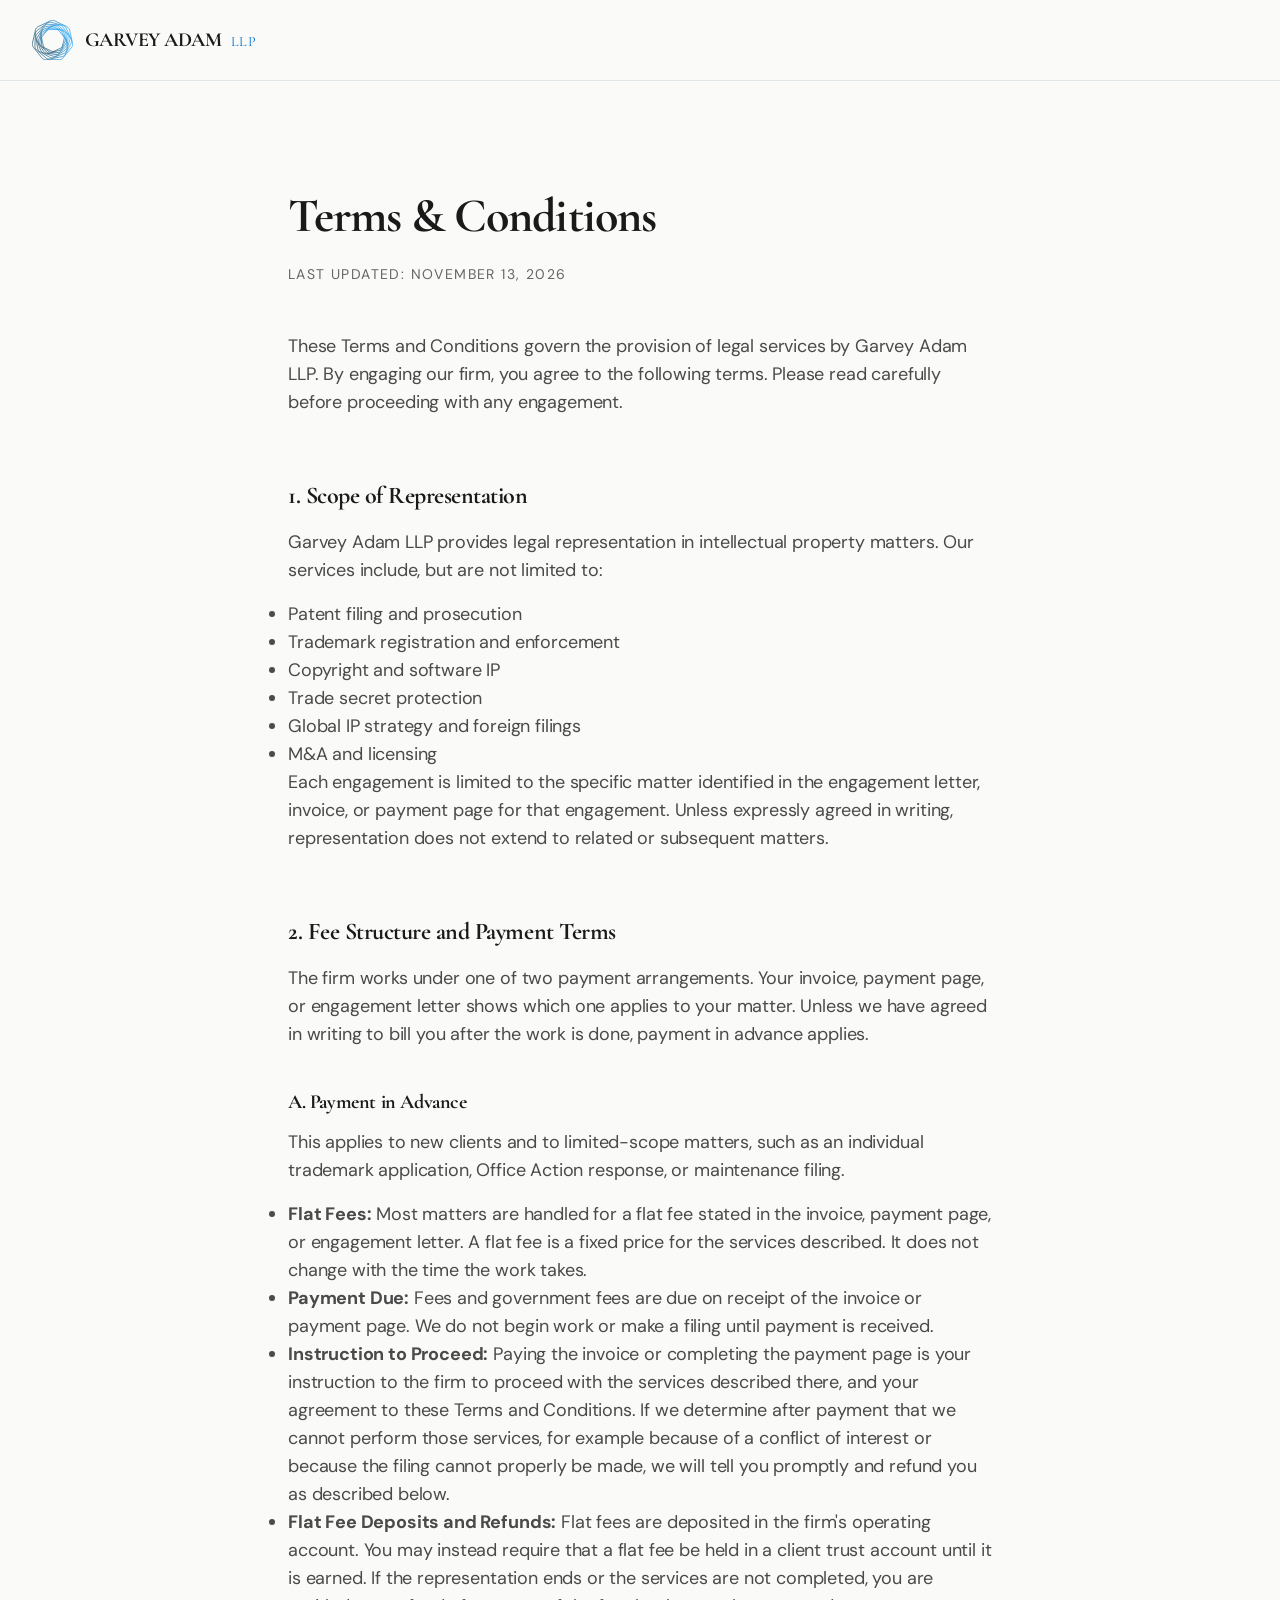
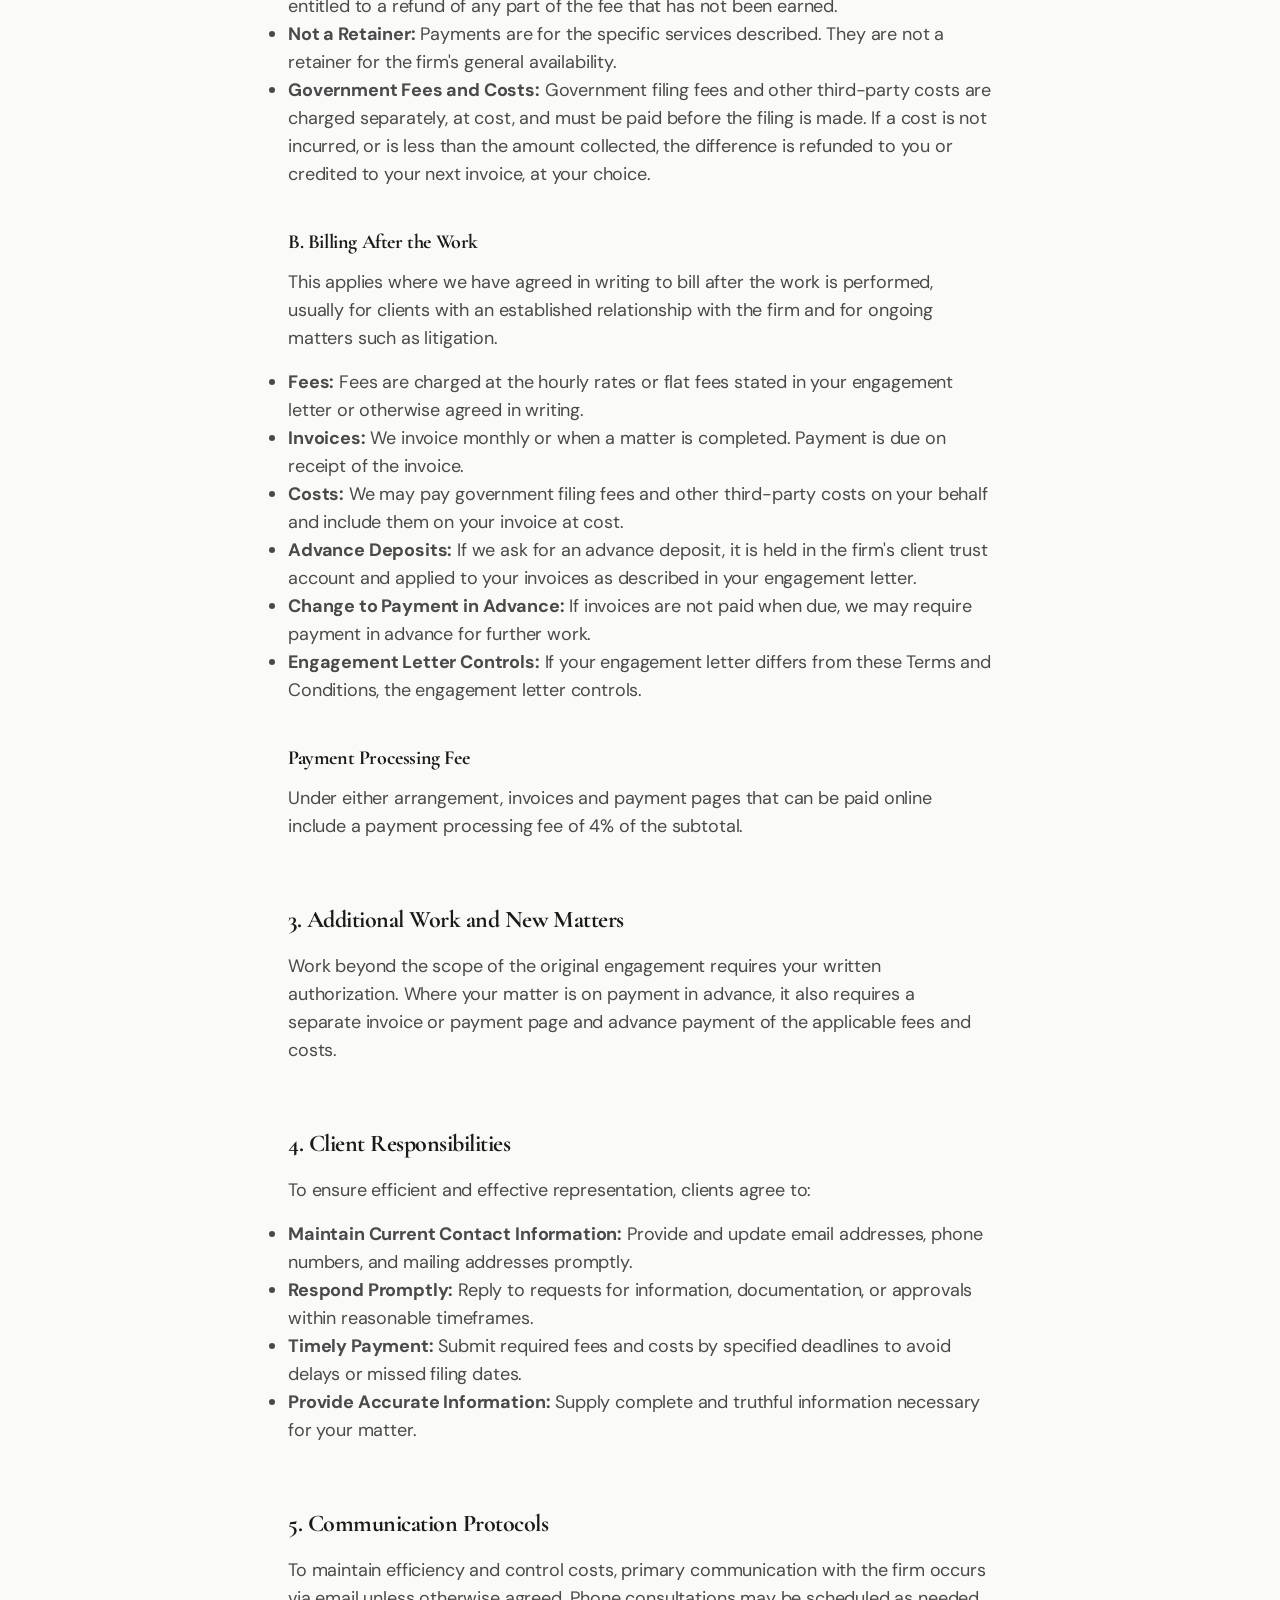
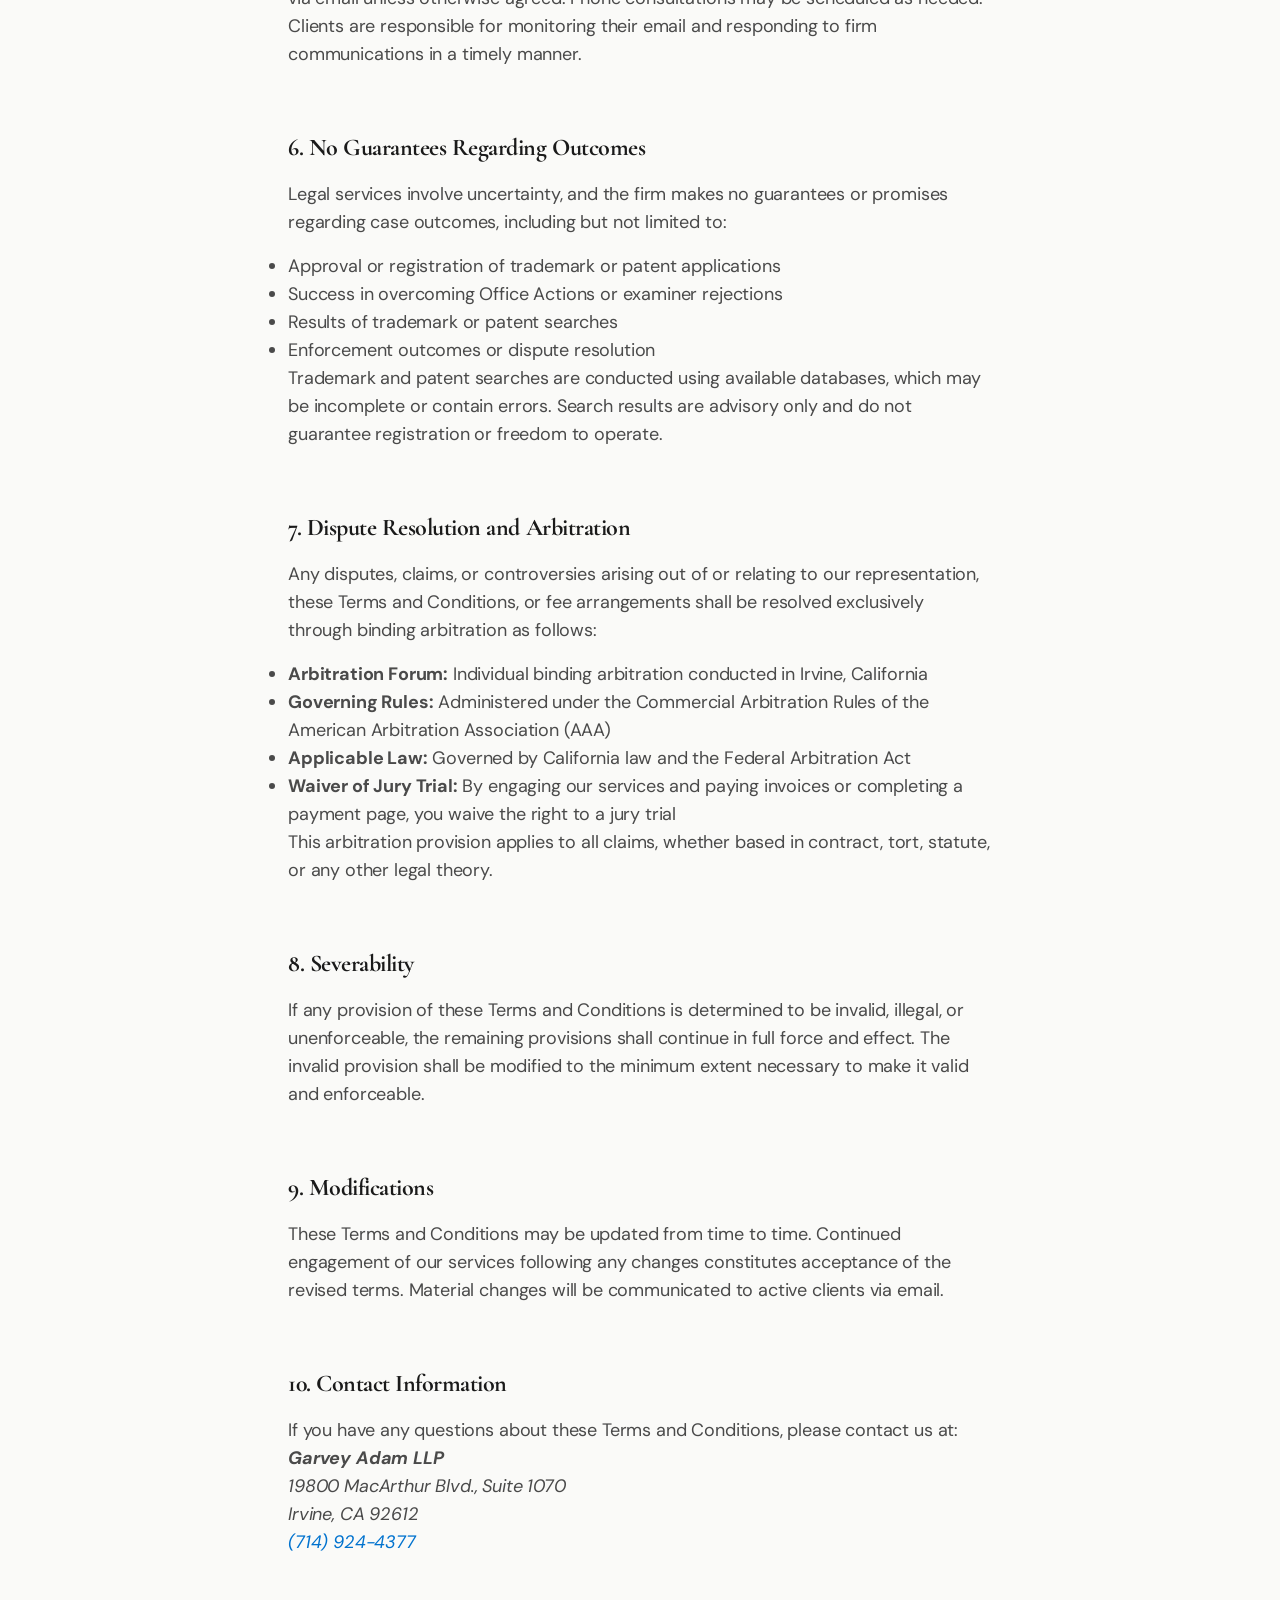
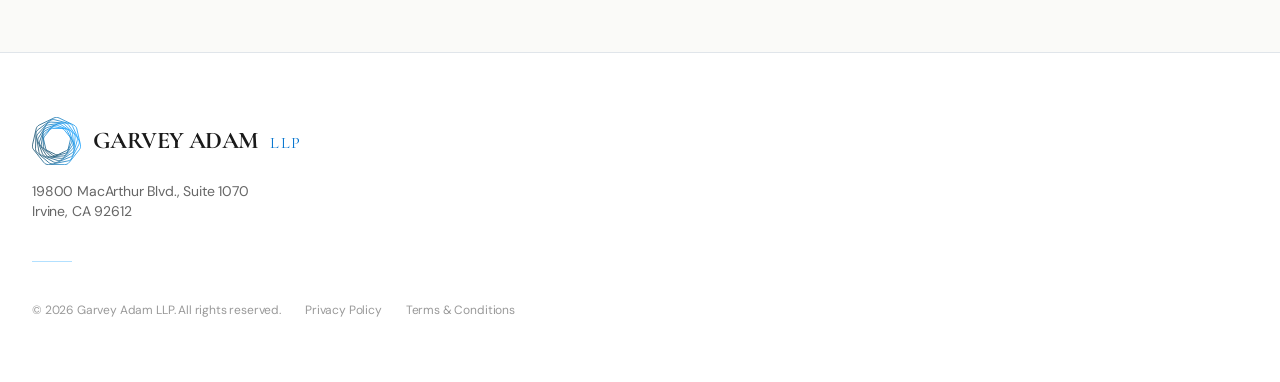
<file: terms.html>
<!DOCTYPE html>
<html lang="en" class="scroll-smooth">
<head>
  <meta charset="UTF-8" />
  <meta name="viewport" content="width=device-width, initial-scale=1.0" />

  <link rel="icon" type="image/svg+xml" href="favicon.svg">
  <link rel="icon" type="image/png" href="favicon.png">
  <link rel="apple-touch-icon" sizes="180x180" href="/apple-touch-icon.png">
  <link rel="manifest" href="/site.webmanifest">

  <title>Terms & Conditions | Garvey Adam LLP</title>
  <meta name="description" content="Terms and Conditions for Garvey Adam LLP. Engagement terms, fee structure, and service agreements." />
  <meta name="robots" content="index,follow" />
  <link rel="canonical" href="https://garveyadam.com/terms.html" />

  <meta property="og:type" content="website" />
  <meta property="og:title" content="Terms & Conditions | Garvey Adam LLP" />
  <meta property="og:description" content="Engagement terms, fee structure, and service agreements for Garvey Adam LLP." />
  <meta property="og:url" content="https://garveyadam.com/terms.html" />
  <meta property="og:image" content="https://garveyadam.com/og.jpg" />

  <meta name="twitter:card" content="summary_large_image" />
  <meta name="twitter:title" content="Terms & Conditions | Garvey Adam LLP" />
  <meta name="twitter:description" content="Engagement terms, fee structure, and service agreements for Garvey Adam LLP." />
  <meta name="twitter:image" content="https://garveyadam.com/og.jpg" />

  <link rel="preconnect" href="https://fonts.googleapis.com">
  <link rel="preconnect" href="https://fonts.gstatic.com" crossorigin>
  <link href="https://fonts.googleapis.com/css2?family=Cormorant+Garamond:wght@700&display=swap" rel="stylesheet">
  <link href="https://fonts.googleapis.com/css2?family=DM+Sans:wght@400;500;700&display=optional" rel="stylesheet">

  <link rel="stylesheet" href="style.css">
</head>

<body>
  <a href="#main" class="skip-link">Skip to content</a>

  <!-- Sticky Navigation (Simplified for subpage) -->
  <nav class="fixed inset-x-0 top-0 z-50 sticky-nav">
    <div class="max-w-7xl mx-auto px-5 sm:px-8 py-5 flex items-center justify-between gap-6">
      <a href="/" class="nav-logo-link flex items-center gap-3" aria-label="Garvey Adam LLP Home">
        <img src="logo-branded.svg" alt="Garvey Adam LLP" class="h-10 w-auto" width="41" height="40" fetchpriority="high" />
        <div class="leading-none">
          <span class="text-xl font-bold tracking-tight" style="font-family: var(--font-serif);">GARVEY ADAM</span>
          <span class="text-sm tracking-widest ml-1.5" style="color: var(--primary-blue); font-family: var(--font-serif);">LLP</span>
        </div>
      </a>
    </div>
  </nav>

  <main id="main" class="pt-40 sm:pt-48 pb-24">
    <div class="max-w-3xl mx-auto px-5 sm:px-8">

      <h1 class="text-4xl sm:text-5xl mb-6">Terms & Conditions</h1>
      <p class="text-sm uppercase tracking-widest mb-12 text-subdued">Last Updated: November 13, 2026</p>

      <div class="space-y-8 text-lg leading-relaxed text-muted">

        <p>
          These Terms and Conditions govern the provision of legal services by Garvey Adam LLP. By engaging our firm, you agree to the following terms. Please read carefully before proceeding with any engagement.
        </p>

        <section>
          <h2 class="text-2xl font-bold mb-4 mt-16" style="color: var(--charcoal);">1. Scope of Representation</h2>
          <p class="mb-4">
            Garvey Adam LLP provides legal representation in intellectual property matters. Our services include, but are not limited to:
          </p>
          <ul class="list-disc pl-5 space-y-2">
            <li>Patent filing and prosecution</li>
            <li>Trademark registration and enforcement</li>
            <li>Copyright and software IP</li>
            <li>Trade secret protection</li>
            <li>Global IP strategy and foreign filings</li>
            <li>M&amp;A and licensing</li>
          </ul>
          <p class="mt-4">
            Each engagement is limited to the specific matter identified in the engagement letter, invoice, or payment page for that engagement. Unless expressly agreed in writing, representation does not extend to related or subsequent matters.
          </p>
        </section>

        <section>
          <h2 class="text-2xl font-bold mb-4 mt-16" style="color: var(--charcoal);">2. Fee Structure and Payment Terms</h2>
          <p class="mb-4">
            The firm works under one of two payment arrangements. Your invoice, payment page, or engagement letter shows which one applies to your matter. Unless we have agreed in writing to bill you after the work is done, payment in advance applies.
          </p>

          <h3 class="text-xl font-bold mb-3 mt-10" style="color: var(--charcoal);">A. Payment in Advance</h3>
          <p class="mb-4">
            This applies to new clients and to limited-scope matters, such as an individual trademark application, Office Action response, or maintenance filing.
          </p>
          <ul class="list-disc pl-5 space-y-2">
            <li><strong>Flat Fees:</strong> Most matters are handled for a flat fee stated in the invoice, payment page, or engagement letter. A flat fee is a fixed price for the services described. It does not change with the time the work takes.</li>
            <li><strong>Payment Due:</strong> Fees and government fees are due on receipt of the invoice or payment page. We do not begin work or make a filing until payment is received.</li>
            <li><strong>Instruction to Proceed:</strong> Paying the invoice or completing the payment page is your instruction to the firm to proceed with the services described there, and your agreement to these Terms and Conditions. If we determine after payment that we cannot perform those services, for example because of a conflict of interest or because the filing cannot properly be made, we will tell you promptly and refund you as described below.</li>
            <li><strong>Flat Fee Deposits and Refunds:</strong> Flat fees are deposited in the firm's operating account. You may instead require that a flat fee be held in a client trust account until it is earned. If the representation ends or the services are not completed, you are entitled to a refund of any part of the fee that has not been earned.</li>
            <li><strong>Not a Retainer:</strong> Payments are for the specific services described. They are not a retainer for the firm's general availability.</li>
            <li><strong>Government Fees and Costs:</strong> Government filing fees and other third-party costs are charged separately, at cost, and must be paid before the filing is made. If a cost is not incurred, or is less than the amount collected, the difference is refunded to you or credited to your next invoice, at your choice.</li>
          </ul>

          <h3 class="text-xl font-bold mb-3 mt-10" style="color: var(--charcoal);">B. Billing After the Work</h3>
          <p class="mb-4">
            This applies where we have agreed in writing to bill after the work is performed, usually for clients with an established relationship with the firm and for ongoing matters such as litigation.
          </p>
          <ul class="list-disc pl-5 space-y-2">
            <li><strong>Fees:</strong> Fees are charged at the hourly rates or flat fees stated in your engagement letter or otherwise agreed in writing.</li>
            <li><strong>Invoices:</strong> We invoice monthly or when a matter is completed. Payment is due on receipt of the invoice.</li>
            <li><strong>Costs:</strong> We may pay government filing fees and other third-party costs on your behalf and include them on your invoice at cost.</li>
            <li><strong>Advance Deposits:</strong> If we ask for an advance deposit, it is held in the firm's client trust account and applied to your invoices as described in your engagement letter.</li>
            <li><strong>Change to Payment in Advance:</strong> If invoices are not paid when due, we may require payment in advance for further work.</li>
            <li><strong>Engagement Letter Controls:</strong> If your engagement letter differs from these Terms and Conditions, the engagement letter controls.</li>
          </ul>

          <h3 class="text-xl font-bold mb-3 mt-10" style="color: var(--charcoal);">Payment Processing Fee</h3>
          <p>
            Under either arrangement, invoices and payment pages that can be paid online include a payment processing fee of 4% of the subtotal.
          </p>
        </section>

        <section>
          <h2 class="text-2xl font-bold mb-4 mt-16" style="color: var(--charcoal);">3. Additional Work and New Matters</h2>
          <p>
            Work beyond the scope of the original engagement requires your written authorization. Where your matter is on payment in advance, it also requires a separate invoice or payment page and advance payment of the applicable fees and costs.
          </p>
        </section>

        <section>
          <h2 class="text-2xl font-bold mb-4 mt-16" style="color: var(--charcoal);">4. Client Responsibilities</h2>
          <p class="mb-4">
            To ensure efficient and effective representation, clients agree to:
          </p>
          <ul class="list-disc pl-5 space-y-2">
            <li><strong>Maintain Current Contact Information:</strong> Provide and update email addresses, phone numbers, and mailing addresses promptly.</li>
            <li><strong>Respond Promptly:</strong> Reply to requests for information, documentation, or approvals within reasonable timeframes.</li>
            <li><strong>Timely Payment:</strong> Submit required fees and costs by specified deadlines to avoid delays or missed filing dates.</li>
            <li><strong>Provide Accurate Information:</strong> Supply complete and truthful information necessary for your matter.</li>
          </ul>
        </section>

        <section>
          <h2 class="text-2xl font-bold mb-4 mt-16" style="color: var(--charcoal);">5. Communication Protocols</h2>
          <p>
            To maintain efficiency and control costs, primary communication with the firm occurs via email unless otherwise agreed. Phone consultations may be scheduled as needed. Clients are responsible for monitoring their email and responding to firm communications in a timely manner.
          </p>
        </section>

        <section>
          <h2 class="text-2xl font-bold mb-4 mt-16" style="color: var(--charcoal);">6. No Guarantees Regarding Outcomes</h2>
          <p class="mb-4">
            Legal services involve uncertainty, and the firm makes no guarantees or promises regarding case outcomes, including but not limited to:
          </p>
          <ul class="list-disc pl-5 space-y-2">
            <li>Approval or registration of trademark or patent applications</li>
            <li>Success in overcoming Office Actions or examiner rejections</li>
            <li>Results of trademark or patent searches</li>
            <li>Enforcement outcomes or dispute resolution</li>
          </ul>
          <p class="mt-4">
            Trademark and patent searches are conducted using available databases, which may be incomplete or contain errors. Search results are advisory only and do not guarantee registration or freedom to operate.
          </p>
        </section>

        <section>
          <h2 class="text-2xl font-bold mb-4 mt-16" style="color: var(--charcoal);">7. Dispute Resolution and Arbitration</h2>
          <p class="mb-4">
            Any disputes, claims, or controversies arising out of or relating to our representation, these Terms and Conditions, or fee arrangements shall be resolved exclusively through binding arbitration as follows:
          </p>
          <ul class="list-disc pl-5 space-y-2">
            <li><strong>Arbitration Forum:</strong> Individual binding arbitration conducted in Irvine, California</li>
            <li><strong>Governing Rules:</strong> Administered under the Commercial Arbitration Rules of the American Arbitration Association (AAA)</li>
            <li><strong>Applicable Law:</strong> Governed by California law and the Federal Arbitration Act</li>
            <li><strong>Waiver of Jury Trial:</strong> By engaging our services and paying invoices or completing a payment page, you waive the right to a jury trial</li>
          </ul>
          <p class="mt-4">
            This arbitration provision applies to all claims, whether based in contract, tort, statute, or any other legal theory.
          </p>
        </section>

        <section>
          <h2 class="text-2xl font-bold mb-4 mt-16" style="color: var(--charcoal);">8. Severability</h2>
          <p>
            If any provision of these Terms and Conditions is determined to be invalid, illegal, or unenforceable, the remaining provisions shall continue in full force and effect. The invalid provision shall be modified to the minimum extent necessary to make it valid and enforceable.
          </p>
        </section>

        <section>
          <h2 class="text-2xl font-bold mb-4 mt-16" style="color: var(--charcoal);">9. Modifications</h2>
          <p>
            These Terms and Conditions may be updated from time to time. Continued engagement of our services following any changes constitutes acceptance of the revised terms. Material changes will be communicated to active clients via email.
          </p>
        </section>

        <section>
          <h2 class="text-2xl font-bold mb-4 mt-16" style="color: var(--charcoal);">10. Contact Information</h2>
          <p>
            If you have any questions about these Terms and Conditions, please contact us at:
          </p>
          <address class="mt-4 not-italic">
            <strong>Garvey Adam LLP</strong><br>
            19800 MacArthur Blvd., Suite 1070<br>
            Irvine, CA 92612<br>
            <a href="tel:7149244377" style="color: var(--primary-blue);" class="hover:underline">(714) 924-4377</a>
          </address>
        </section>

      </div>
    </div>
  </main>

  <footer class="py-16 border-t" style="border-color: var(--border-light); background: var(--surface);">
    <div class="max-w-7xl mx-auto px-5 sm:px-8">
      <div class="flex items-center gap-3 mb-4">
        <img src="logo-branded.svg" alt="Garvey Adam LLP" class="h-12 w-auto" width="49" height="48" loading="lazy" />
        <div class="leading-none">
          <span class="text-2xl font-bold tracking-tight" style="font-family: var(--font-serif);">GARVEY ADAM</span>
          <span class="text-base tracking-widest ml-2" style="color: var(--primary-blue); font-family: var(--font-serif);">LLP</span>
        </div>
      </div>

      <p class="text-sm mb-6 text-subdued">
        19800 MacArthur Blvd., Suite 1070<br>
        Irvine, CA 92612
      </p>

      <div class="detail-line" aria-hidden="true" style="margin: 2.5rem 0; opacity: 0.3;"></div>

      <div class="text-xs flex flex-wrap gap-6 text-faint">
        <p>
          © <span id="year"></span> Garvey Adam LLP. All rights reserved.
        </p>
        <a href="privacy-policy.html" class="hover:text-black transition-colors">Privacy Policy</a>
        <a href="terms.html" class="hover:text-black transition-colors">Terms & Conditions</a>
      </div>
    </div>
  </footer>

  <script>
    document.getElementById('year').textContent = new Date().getFullYear();
  </script>
</body>
</html>
</file>
<file: style.css>
/* =========================================
   1. VARIABLES & RESET (UPDATED)
   ========================================= */
:root {
  /* Brand colors */
  --accent-blue: #0099FF;
  --primary-blue: #0072CE;
  --navy-blue: #003D5C;
  --navy-dark: #002847;
  --charcoal: #1A1A1A;
  --off-white: #FAFAF8;
  --surface: #ffffff;
  --border-light: #E0E5EA;

  /* Text hierarchy */
  --text-muted: #4A4A4A;
  --text-subdued: #666666;
  --text-faint: #999999;

  /* Semantic */
  --error: #d32f2f;

  /* RGB variants for alpha-composited values */
  --accent-blue-rgb: 0, 153, 255;
  --off-white-rgb: 250, 250, 248;
  --charcoal-rgb: 26, 26, 26;
  --primary-blue-rgb: 0, 114, 206;

  /* Typography */
  --font-sans: 'DM Sans', sans-serif;
  --font-serif: 'Cormorant Garamond', serif;
}

*, *::before, *::after {
  box-sizing: border-box;
  margin: 0;
  padding: 0;
  border-width: 0;
  border-style: solid;
  border-color: currentColor;
  -webkit-font-smoothing: antialiased;
  -moz-osx-font-smoothing: grayscale;
}

html { scroll-behavior: smooth; }

body {
  font-family: var(--font-sans);
  background-color: var(--off-white);
  color: var(--charcoal);
  letter-spacing: -0.01em;
  line-height: 1.5;
}

/* FIX: Remove default link underlines */
a {
  text-decoration: none;
  color: inherit;
  background-color: transparent;
}

/* FIX: Force buttons to use your custom font */
button, input, optgroup, select, textarea {
  font-family: inherit;
  font-size: 100%;
  line-height: inherit;
  color: inherit;
  margin: 0;
  padding: 0;
}

img, svg, video, canvas, audio, iframe, embed, object {
  display: block;
  vertical-align: middle;
}

img { max-width: 100%; height: auto; }

h1, h2, h3, h4 {
  font-family: var(--font-serif);
  color: var(--charcoal);
  font-weight: 700;
  letter-spacing: -0.02em;
  line-height: 1.2;
}

/* =========================================
   2. LAYOUT & UTILITIES (Compiled from Tailwind)
   ========================================= */
.max-w-7xl { max-width: 80rem; margin-left: auto; margin-right: auto; }
.max-w-3xl { max-width: 48rem; }
.max-w-2xl { max-width: 42rem; }
.mx-auto { margin-left: auto; margin-right: auto; }
.w-full { width: 100%; }
.h-10 { height: 2.5rem; }
.h-12 { height: 3rem; }
.w-auto { width: auto; }

/* Spacing & Positioning */
.fixed { position: fixed; }
.relative { position: relative; }
.absolute { position: absolute; }
.inset-x-0 { left: 0; right: 0; }
.top-0 { top: 0; }
.z-50 { z-index: 50; }

.p-6 { padding: 1.5rem; }
.p-8 { padding: 2rem; }
.p-10 { padding: 2.5rem; }
.p-12 { padding: 3rem; }
.px-5 { padding-left: 1.25rem; padding-right: 1.25rem; }
.py-5 { padding-top: 1.25rem; padding-bottom: 1.25rem; }
.py-12 { padding-top: 3rem; padding-bottom: 3rem; }
.py-16 { padding-top: 4rem; padding-bottom: 4rem; }
.py-20 { padding-top: 5rem; padding-bottom: 5rem; }
.py-24 { padding-top: 6rem; padding-bottom: 6rem; }
.pt-40 { padding-top: 10rem; }
.pb-24 { padding-bottom: 6rem; }

.mt-3 { margin-top: 0.75rem; }
.mt-6 { margin-top: 1.5rem; }
.mt-10 { margin-top: 2.5rem; }
.mt-16 { margin-top: 4rem; }
.mb-3 { margin-bottom: 0.75rem; }
.mb-4 { margin-bottom: 1rem; }
.mb-5 { margin-bottom: 1.25rem; }
.mb-6 { margin-bottom: 1.5rem; }
.mb-12 { margin-bottom: 3rem; }
.ml-1\.5 { margin-left: 0.375rem; }
.ml-2 { margin-left: 0.5rem; }

/* Flexbox & Grid */
.flex { display: flex; }
.flex-col { flex-direction: column; }
.items-center { align-items: center; }
.items-start { align-items: flex-start; }
.justify-between { justify-content: space-between; }
.gap-3 { gap: 0.75rem; }
.gap-4 { gap: 1rem; }
.gap-6 { gap: 1.5rem; }
.gap-8 { gap: 2rem; }
.gap-10 { gap: 2.5rem; }
.gap-12 { gap: 3rem; }
.gap-16 { gap: 4rem; }
.shrink-0 { flex-shrink: 0; }
.leading-none { line-height: 1; }

.grid { display: grid; }
.space-y-4 > * + * { margin-top: 1rem; }
.space-y-6 > * + * { margin-top: 1.5rem; }

/* Typography */
.text-xs { font-size: 0.75rem; line-height: 1rem; }
.text-sm { font-size: 0.875rem; line-height: 1.25rem; }
.text-base { font-size: 1rem; line-height: 1.5rem; }
.text-lg { font-size: 1.125rem; line-height: 1.75rem; }
.text-xl { font-size: 1.25rem; line-height: 1.75rem; }
.text-2xl { font-size: 1.5rem; line-height: 2rem; }
.text-3xl { font-size: 1.875rem; line-height: 2.25rem; }
.text-4xl { font-size: 2.25rem; line-height: 2.5rem; }
.text-5xl { font-size: 3rem; line-height: 1; }

.font-bold { font-weight: 700; }
.font-semibold { font-weight: 600; }
.uppercase { text-transform: uppercase; }
.tracking-tight { letter-spacing: -0.025em; }
.tracking-widest { letter-spacing: 0.1em; }
.text-center { text-align: center; }
.whitespace-nowrap { white-space: nowrap; }

/* Colors & Decor */
.text-white { color: #fff; }
.text-muted { color: var(--text-muted); }
.text-subdued { color: var(--text-subdued); }
.text-faint { color: var(--text-faint); }
.bg-surface { background: var(--surface); }
.border-y { border-top-width: 1px; border-bottom-width: 1px; }
.border-t { border-top-width: 1px; }
.hidden { display: none; }

/* =========================================
   3. RESPONSIVE BREAKPOINTS (Media Queries)
   ========================================= */
@media (min-width: 640px) {
  .sm\:px-8 { padding-left: 2rem; padding-right: 2rem; }
  .sm\:inline { display: inline; }
  .sm\:p-8 { padding: 2rem; }
  .sm\:pt-48 { padding-top: 12rem; }
  .sm\:pb-32 { padding-bottom: 8rem; }
  .sm\:py-20 { padding-top: 5rem; padding-bottom: 5rem; }
  .sm\:py-32 { padding-top: 8rem; padding-bottom: 8rem; }
  .sm\:text-6xl { font-size: 3.75rem; line-height: 1; }
  .sm\:text-5xl { font-size: 3rem; line-height: 1; }
  .sm\:text-4xl { font-size: 2.25rem; line-height: 2.5rem; }
  .sm\:flex-row { flex-direction: row; }
  .sm\:grid-cols-2 { grid-template-columns: repeat(2, minmax(0, 1fr)); }
}

@media (min-width: 768px) {
  .md\:grid-cols-2 { grid-template-columns: repeat(2, minmax(0, 1fr)); }
  .md\:grid-cols-3 { grid-template-columns: repeat(3, minmax(0, 1fr)); }
  .md\:col-span-2 { grid-column: span 2 / span 2; }
}

@media (min-width: 1024px) {
  .lg\:flex { display: flex; }
  .lg\:hidden { display: none !important; }
  .lg\:grid-cols-12 { grid-template-columns: repeat(12, minmax(0, 1fr)); }
  .lg\:grid-cols-3 { grid-template-columns: repeat(3, minmax(0, 1fr)); }
  .lg\:col-span-12 { grid-column: span 12 / span 12; }
  .lg\:col-span-7 { grid-column: span 7 / span 7; }
  .lg\:col-span-6 { grid-column: span 6 / span 6; }
  .lg\:col-span-5 { grid-column: span 5 / span 5; }
  .lg\:col-span-3 { grid-column: span 3 / span 3; }
  .lg\:p-12 { padding: 3rem; }
  .lg\:gap-8 { gap: 2rem; }
  .lg\:text-7xl { font-size: 4.5rem; line-height: 1; }
  .lg\:flex-row { flex-direction: row; }
  .lg\:w-auto { width: auto; }
  .lg\:mt-64 { margin-top: 16rem; }
}

/* =========================================
   4. CUSTOM COMPONENTS (From your original <style>)
   ========================================= */
.cal-embed-frame {
  width: 100%;
  height: 660px;
  overflow: hidden;
  border-radius: 0.75rem;
  position: relative;
}
@media (max-width: 640px) { .cal-embed-frame { height: 750px; } }

.hero-pattern {
  background: linear-gradient(135deg, var(--navy-blue) 0%, var(--navy-dark) 100%);
  background-image:
    repeating-linear-gradient(0deg, transparent, transparent 2px, rgba(var(--accent-blue-rgb), 0.03) 2px, rgba(var(--accent-blue-rgb), 0.03) 4px),
    repeating-linear-gradient(90deg, transparent, transparent 2px, rgba(var(--accent-blue-rgb), 0.03) 2px, rgba(var(--accent-blue-rgb), 0.03) 4px),
    linear-gradient(135deg, var(--navy-blue) 0%, var(--navy-dark) 100%);
  position: relative;
  overflow: hidden;
}
.hero-pattern::before {
  content: '';
  position: absolute;
  top: -50%;
  right: -20%;
  width: 800px;
  height: 800px;
  background: radial-gradient(circle, rgba(var(--accent-blue-rgb), 0.15) 0%, transparent 70%);
  will-change: transform;
}
@media (prefers-reduced-motion: no-preference) {
  .hero-pattern::before {
    animation: float 20s ease-in-out infinite;
  }
}
@keyframes float {
  0%, 100% { transform: translate(0, 0); }
  50% { transform: translate(-30px, -30px); }
}

.sticky-nav {
  background: rgba(var(--off-white-rgb), 0.95);
  backdrop-filter: blur(12px);
  border-bottom: 1px solid var(--border-light);
}

.card {
  border: 1px solid var(--border-light);
  background: var(--surface);
  position: relative;
}
.card-hover {
  transition: transform 0.3s cubic-bezier(0.4, 0, 0.2, 1), box-shadow 0.3s cubic-bezier(0.4, 0, 0.2, 1), border-color 0.3s ease;
}
.card-hover::after {
  content: '';
  position: absolute;
  top: 0; left: 0; right: 0; height: 1px;
  background: linear-gradient(90deg, transparent, var(--accent-blue), transparent);
  opacity: 0;
  transition: opacity 0.4s ease;
  pointer-events: none;
}
.card-hover:hover {
  transform: translateY(-4px);
  box-shadow: 0 20px 40px rgba(var(--charcoal-rgb), 0.08);
  border-color: var(--accent-blue);
}
.card-hover:hover::after { opacity: 1; }

.btn-primary {
  background: var(--charcoal);
  color: var(--off-white);
  padding: 1rem 2rem;
  font-size: 0.8125rem;
  font-weight: 700;
  text-transform: uppercase;
  letter-spacing: 0.1em;
  border: 2px solid var(--charcoal);
  transition: all 0.3s ease;
  position: relative;
  overflow: hidden;
  display: inline-block;
  cursor: pointer;
}
.btn-primary::before {
  content: '';
  position: absolute;
  top: 0; left: -100%; width: 100%; height: 100%;
  background: var(--primary-blue);
  transition: left 0.4s ease;
  z-index: 0;
  pointer-events: none;
}
.btn-primary:hover::before { left: 0; }
.btn-primary span { position: relative; z-index: 1; }
.btn-primary:hover { border-color: var(--primary-blue); color: white; }

.btn-secondary {
  background: transparent;
  color: var(--charcoal);
  padding: 1rem 2rem;
  font-size: 0.8125rem;
  font-weight: 700;
  text-transform: uppercase;
  letter-spacing: 0.1em;
  border: 2px solid var(--charcoal);
  transition: all 0.3s ease;
  display: inline-block;
}
.btn-secondary:hover { background: var(--charcoal); color: var(--off-white); }

.section-number {
  font-family: var(--font-serif);
  font-size: 0.75rem;
  font-weight: 600;
  color: var(--accent-blue);
  letter-spacing: 0.15em;
  text-transform: uppercase;
  margin-bottom: 1rem;
  display: flex;
  align-items: center;
  gap: 1rem;
}
.section-number::after {
  content: '';
  flex: 1;
  height: 1px;
  background: linear-gradient(90deg, var(--accent-blue), transparent);
  max-width: 60px;
}

.detail-line {
  width: 40px; height: 1px;
  background: var(--accent-blue);
  margin: 1.5rem 0;
}

/* Animations */
@keyframes fadeInUp {
  from { opacity: 0; transform: translateY(30px); }
  to { opacity: 1; transform: translateY(0); }
}
.animate-in { animation: fadeInUp 0.8s ease-out forwards; }
.animate-delay-2 { animation-delay: 0.2s; opacity: 0; animation-fill-mode: forwards; }
.animate-delay-3 { animation-delay: 0.3s; opacity: 0; animation-fill-mode: forwards; }

.skip-link {
  position: absolute; left: -999px; width: 1px; height: 1px; overflow: hidden;
}
.skip-link:focus {
  left: 1rem; top: 1rem; width: auto; height: auto;
  padding: 0.75rem 1rem; background: var(--charcoal); color: var(--off-white); z-index: 1000;
}

/* Decorative */
.corner-accent {
  position: absolute; width: 20px; height: 20px;
  border: 1px solid var(--accent-blue); opacity: 0.4;
}
.corner-accent.top-left { top: -1px; left: -1px; border-right: none; border-bottom: none; }
.corner-accent.bottom-right { bottom: -1px; right: -1px; border-left: none; border-top: none; }

/* Utilities helpers */
.hover\:text-black:hover { color: #000 !important; }
.transition-colors { transition-property: color, background-color, border-color, text-decoration-color, fill, stroke; transition-timing-function: cubic-bezier(0.4, 0, 0.2, 1); transition-duration: 150ms; }

/* =========================================
   5. MOBILE NAVIGATION
   ========================================= */

/* Hamburger toggle button */
.hamburger-btn {
  display: flex;
  flex-direction: column;
  justify-content: center;
  align-items: center;
  width: 44px;
  height: 44px;
  gap: 5px;
  cursor: pointer;
  background: none;
  border: none;
  padding: 0;
  flex-shrink: 0;
  position: relative;
  z-index: 1;
}
.hamburger-bar {
  display: block;
  width: 22px;
  height: 1.5px;
  background: var(--charcoal);
  transition: transform 0.3s ease, opacity 0.2s ease;
  transform-origin: center;
}
.hamburger-btn[aria-expanded="true"] .hamburger-bar:nth-child(1) {
  transform: translateY(6.5px) rotate(45deg);
}
.hamburger-btn[aria-expanded="true"] .hamburger-bar:nth-child(2) {
  opacity: 0;
  transform: scaleX(0);
}
.hamburger-btn[aria-expanded="true"] .hamburger-bar:nth-child(3) {
  transform: translateY(-6.5px) rotate(-45deg);
}

/* Mobile menu drawer — positioned below nav bar */
.mobile-menu {
  position: absolute;
  top: 100%;
  left: 0;
  right: 0;
  background: rgba(var(--off-white-rgb), 0.98);
  backdrop-filter: blur(16px);
  -webkit-backdrop-filter: blur(16px);
  border-bottom: 1px solid var(--border-light);
  transform: translateY(-8px);
  opacity: 0;
  visibility: hidden;
  transition: transform 0.25s ease, opacity 0.25s ease, visibility 0s linear 0.25s;
  z-index: 49;
}
.mobile-menu.is-open {
  transform: translateY(0);
  opacity: 1;
  visibility: visible;
  transition: transform 0.25s ease, opacity 0.25s ease, visibility 0s linear 0s;
}

/* Mobile nav links */
.mobile-nav-link {
  display: block;
  font-family: var(--font-sans);
  font-size: 0.75rem;
  font-weight: 700;
  text-transform: uppercase;
  letter-spacing: 0.1em;
  color: var(--text-subdued);
  padding: 1rem 0;
  border-bottom: 1px solid var(--border-light);
  transition: color 0.15s ease;
}
.mobile-nav-link:hover,
.mobile-nav-link:focus-visible {
  color: var(--charcoal);
  outline: none;
}
.mobile-nav-link:focus-visible {
  outline: 2px solid var(--accent-blue);
  outline-offset: 2px;
}
.mobile-nav-phone {
  display: block;
  font-family: var(--font-serif);
  font-size: 1.25rem;
  font-weight: 700;
  color: var(--primary-blue);
  margin-bottom: 1rem;
  letter-spacing: -0.01em;
}

/* =========================================
   6. CONTACT FORM STYLES
   ========================================= */
.form-group {
  margin-bottom: 1.5rem;
}

.form-label {
  display: block;
  font-family: var(--font-sans);
  font-size: 0.75rem;
  font-weight: 700;
  color: var(--navy-blue);
  margin-bottom: 0.5rem;
}

.form-input, .form-select, .form-textarea {
  width: 100%;
  padding: 0.75rem 1rem;
  background-color: var(--surface);
  border: 1px solid var(--border-light);
  color: var(--charcoal);
  font-family: var(--font-sans);
  font-size: 0.95rem;
  border-radius: 0; /* Sharp edges for legal/professional look */
  transition: all 0.3s ease;
  appearance: none; /* Removes default browser styles */
}

/* Add a subtle brand-colored border on focus */
.form-input:focus, .form-select:focus, .form-textarea:focus {
  outline: none;
  border-color: var(--primary-blue);
  box-shadow: 0 0 0 3px rgba(var(--primary-blue-rgb), 0.1);
}

.form-textarea {
  min-height: 120px;
  resize: vertical;
}

/* Custom dropdown arrow */
.select-wrapper {
  position: relative;
}
.select-wrapper::after {
  content: "↓";
  position: absolute;
  right: 1rem;
  top: 50%;
  transform: translateY(-50%);
  font-size: 0.8rem;
  color: var(--primary-blue);
  pointer-events: none;
}

/* =========================================
   6. MOTION & ACCESSIBILITY
   ========================================= */

/* Reduce all motion when the user has requested it */
@media (prefers-reduced-motion: reduce) {
  *, *::before, *::after {
    animation-duration: 0.01ms !important;
    animation-iteration-count: 1 !important;
    transition-duration: 0.01ms !important;
  }
  /* Prevent opacity-0 elements from becoming permanently invisible */
  .animate-delay-2,
  .animate-delay-3 {
    opacity: 1 !important;
  }
  /* Disable smooth scrolling (can trigger motion sickness) */
  html {
    scroll-behavior: auto;
  }
}

/* Focus-visible: explicit, brand-consistent focus rings */
a:focus-visible,
button:focus-visible {
  outline: 2px solid var(--accent-blue);
  outline-offset: 3px;
  border-radius: 1px;
}
.form-input:focus-visible,
.form-select:focus-visible,
.form-textarea:focus-visible {
  outline: none; /* Already handled by border-color + box-shadow in focus rule */
}

/* =========================================
   7. DELIGHT & MICRO-INTERACTIONS
   ========================================= */

/* Nav link underline draw — left-to-right reveal on hover */
.nav-link-animated {
  position: relative;
}
.nav-link-animated::after {
  content: '';
  position: absolute;
  left: 0;
  bottom: -2px;
  width: 100%;
  height: 1px;
  background: var(--charcoal);
  transform: scaleX(0);
  transform-origin: left center;
  transition: transform 0.25s cubic-bezier(0.25, 1, 0.5, 1);
}
.nav-link-animated:hover::after,
.nav-link-animated:focus-visible::after {
  transform: scaleX(1);
}

/* Logo nav link — subtle opacity lift on hover */
.nav-logo-link {
  transition: opacity 0.2s ease;
}
.nav-logo-link:hover {
  opacity: 0.75;
}

/* Button tactile press feedback */
.btn-primary:active,
.btn-secondary:active {
  transform: translateY(1px);
}

/* Animated SVG checkmark for form success */
@keyframes check-stroke {
  from {
    stroke-dashoffset: 48;
  }
  to {
    stroke-dashoffset: 0;
  }
}
@keyframes check-circle {
  from {
    stroke-dashoffset: 157;
    opacity: 0;
  }
  to {
    stroke-dashoffset: 0;
    opacity: 1;
  }
}
.checkmark-svg {
  width: 64px;
  height: 64px;
  margin: 0 auto 1.25rem;
  display: block;
}
.checkmark-circle {
  fill: none;
  stroke: var(--primary-blue);
  stroke-width: 2;
  stroke-dasharray: 157;
  stroke-dashoffset: 157;
  animation: check-circle 0.5s cubic-bezier(0.25, 1, 0.5, 1) 0.1s forwards;
}
.checkmark-check {
  fill: none;
  stroke: var(--primary-blue);
  stroke-width: 2.5;
  stroke-linecap: round;
  stroke-linejoin: round;
  stroke-dasharray: 48;
  stroke-dashoffset: 48;
  animation: check-stroke 0.35s cubic-bezier(0.25, 1, 0.5, 1) 0.55s forwards;
}

@media (prefers-reduced-motion: reduce) {
  .nav-link-animated::after {
    transition: none;
  }
  .checkmark-circle,
  .checkmark-check {
    animation: none;
    stroke-dashoffset: 0;
    opacity: 1;
  }
}
</file>
